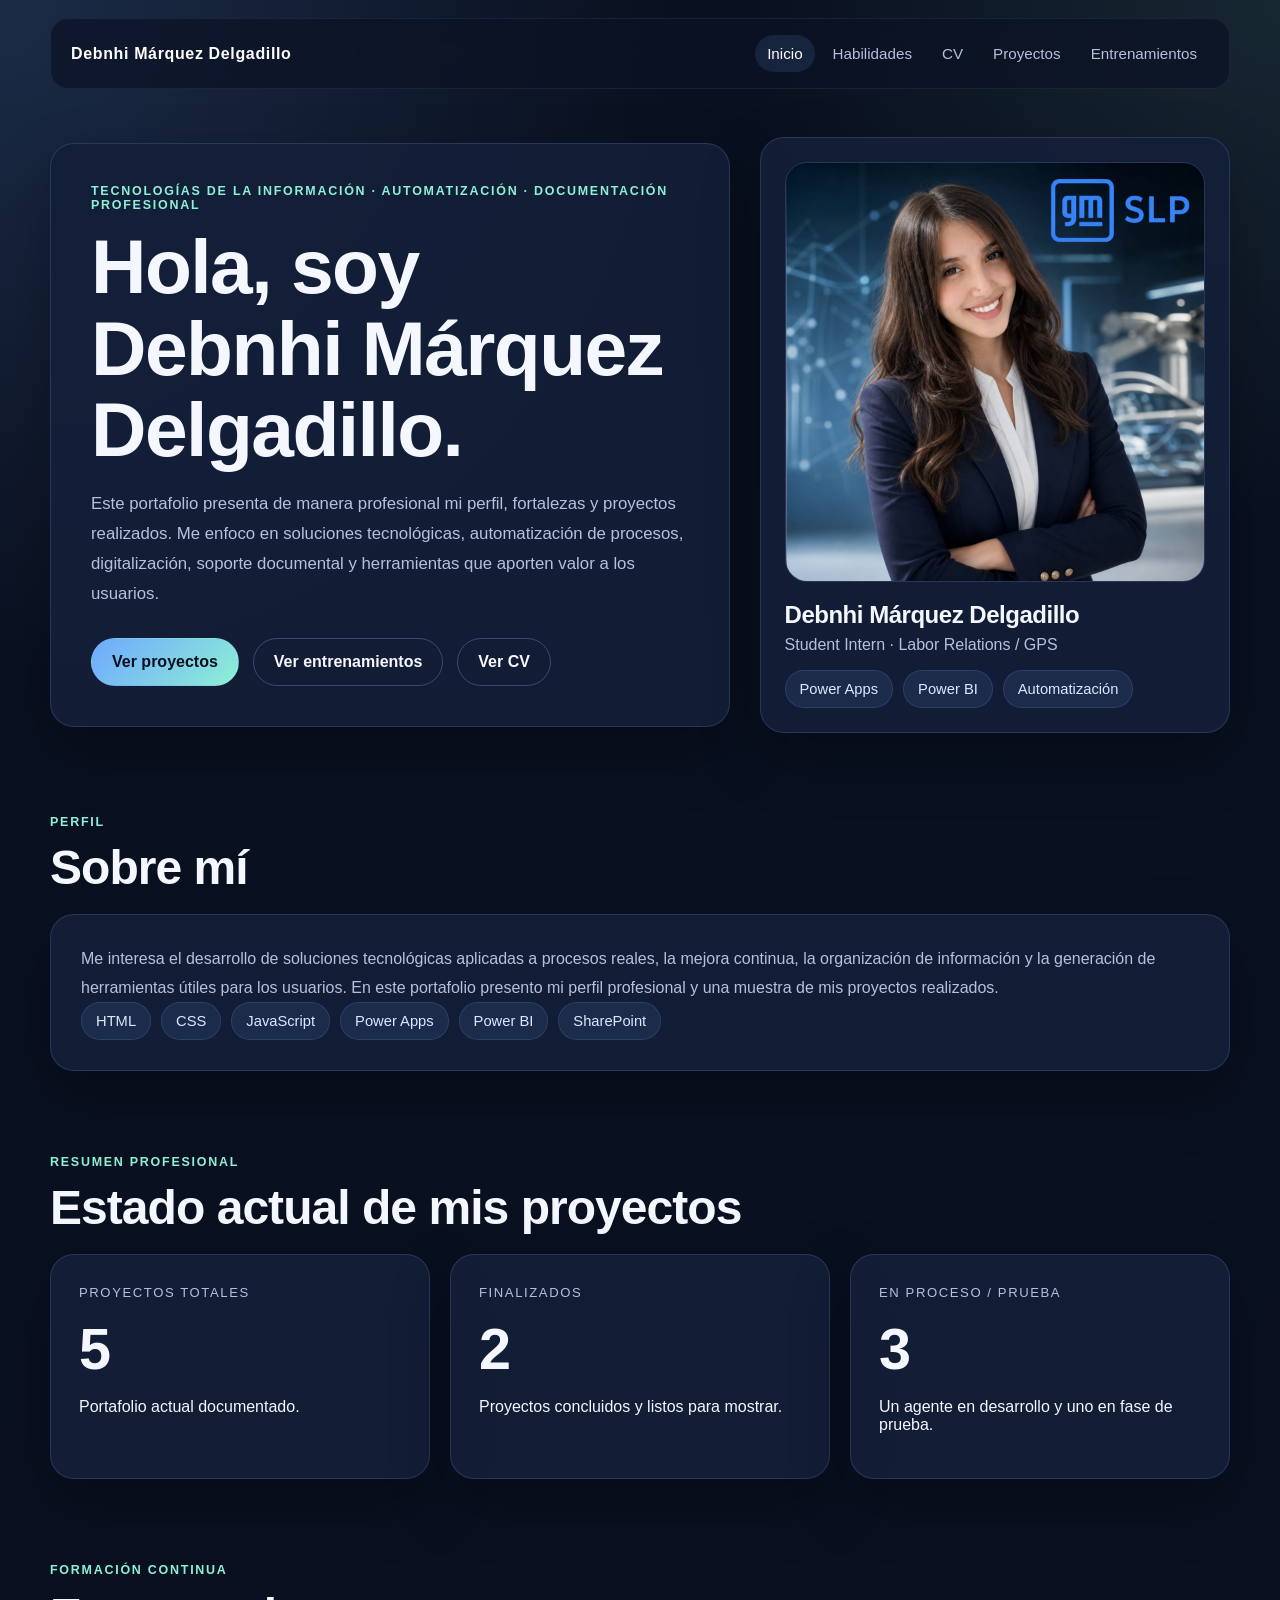
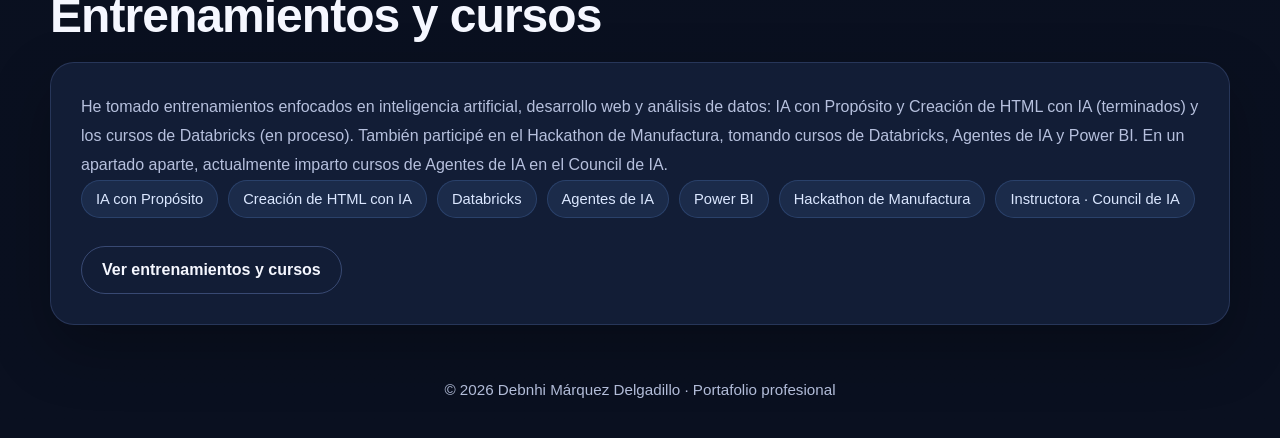
<file: index.html>
<!DOCTYPE html>
<html lang="es">
<head>
  <meta charset="UTF-8" />
  <meta name="viewport" content="width=device-width, initial-scale=1.0" />
  <title>Inicio | Debnhi Márquez Delgadillo</title>
  <link rel="stylesheet" href="./assets/styles.css" />
</head>
<body>
  <header class="hero">
    <nav class="nav container" id="navbar">
      <a href="index.html" class="brand">Debnhi Márquez Delgadillo</a>
      <div class="nav-links">
        <a href="index.html" class="active">Inicio</a>
        <a href="habilidades.html">Habilidades</a>
        <a href="cv.html">CV</a>
        <a href="proyectos.html">Proyectos</a>
        <a href="entrenamientos.html">Entrenamientos</a>
      </div>
    </nav>

    <section class="hero-content container hero-profile">
      <div class="hero-copy-block reveal">
        <p class="eyebrow">Tecnologías de la información · Automatización · Documentación profesional</p>
        <h1>Hola, soy Debnhi Márquez Delgadillo.</h1>
        <p class="hero-text">
          Este portafolio presenta de manera profesional mi perfil, fortalezas y proyectos realizados.
          Me enfoco en soluciones tecnológicas, automatización de procesos, digitalización,
          soporte documental y herramientas que aporten valor a los usuarios.
        </p>

        <div class="hero-actions">
          <a class="btn btn-primary" href="proyectos.html">Ver proyectos</a>
          <a class="btn btn-secondary" href="entrenamientos.html">Ver entrenamientos</a>
          <a class="btn btn-secondary" href="cv.html">Ver CV</a>
        </div>
      </div>

      <div class="profile-card reveal">
        <div class="profile-image-wrap">
          <img src="./imagenes/perfil.png" alt="Foto profesional" class="profile-photo" />
        </div>
        <div class="profile-meta">
          <h2>Debnhi Márquez Delgadillo</h2>
          <p>Student Intern · Labor Relations / GPS</p>
          <div class="profile-badges">
            <span>Power Apps</span>
            <span>Power BI</span>
            <span>Automatización</span>
          </div>
        </div>
      </div>
    </section>
  </header>

  <main>
    <section class="section container reveal">
      <div class="section-heading">
        <p class="eyebrow">Perfil</p>
        <h2>Sobre mí</h2>
      </div>
      <div class="about-card">
        <p>
          Me interesa el desarrollo de soluciones tecnológicas aplicadas a procesos reales, la mejora continua,
          la organización de información y la generación de herramientas útiles para los usuarios.
          En este portafolio presento mi perfil profesional y una muestra de mis proyectos realizados.
        </p>
        <div class="tags">
          <span>HTML</span>
          <span>CSS</span>
          <span>JavaScript</span>
          <span>Power Apps</span>
          <span>Power BI</span>
          <span>SharePoint</span>
        </div>
      </div>
    </section>

    <section class="section container reveal">
      <div class="section-heading">
        <p class="eyebrow">Resumen profesional</p>
        <h2>Estado actual de mis proyectos</h2>
      </div>
      <div class="stats-grid">
        <article class="stat-card">
          <span class="stat-label">Proyectos totales</span>
          <strong class="stat-value">5</strong>
          <p>Portafolio actual documentado.</p>
        </article>
        <article class="stat-card">
          <span class="stat-label">Finalizados</span>
          <strong class="stat-value">2</strong>
          <p>Proyectos concluidos y listos para mostrar.</p>
        </article>
        <article class="stat-card">
          <span class="stat-label">En proceso / prueba</span>
          <strong class="stat-value">3</strong>
          <p>Un agente en desarrollo y uno en fase de prueba.</p>
        </article>
      </div>
    </section>
    <section class="section container reveal">
      <div class="section-heading">
        <p class="eyebrow">Formación continua</p>
        <h2>Entrenamientos y cursos</h2>
      </div>
      <div class="about-card">
        <p>
          He tomado entrenamientos enfocados en inteligencia artificial, desarrollo web y análisis de datos:
          IA con Propósito y Creación de HTML con IA (terminados) y los cursos de Databricks (en proceso).
          También participé en el Hackathon de Manufactura, tomando cursos de Databricks, Agentes de IA y Power BI.
          En un apartado aparte, actualmente imparto cursos de Agentes de IA en el Council de IA.
        </p>
        <div class="tags">
          <span>IA con Propósito</span>
          <span>Creación de HTML con IA</span>
          <span>Databricks</span>
          <span>Agentes de IA</span>
          <span>Power BI</span>
          <span>Hackathon de Manufactura</span>
          <span>Instructora · Council de IA</span>
        </div>
        <div class="hero-actions">
          <a class="btn btn-secondary" href="entrenamientos.html">Ver entrenamientos y cursos</a>
        </div>
      </div>
    </section>

  </main>

  <footer class="footer container">
    <p>© 2026 Debnhi Márquez Delgadillo · Portafolio profesional</p>
  </footer>

  <script src="./assets/script.js"></script>
</body>
</html>
</file>
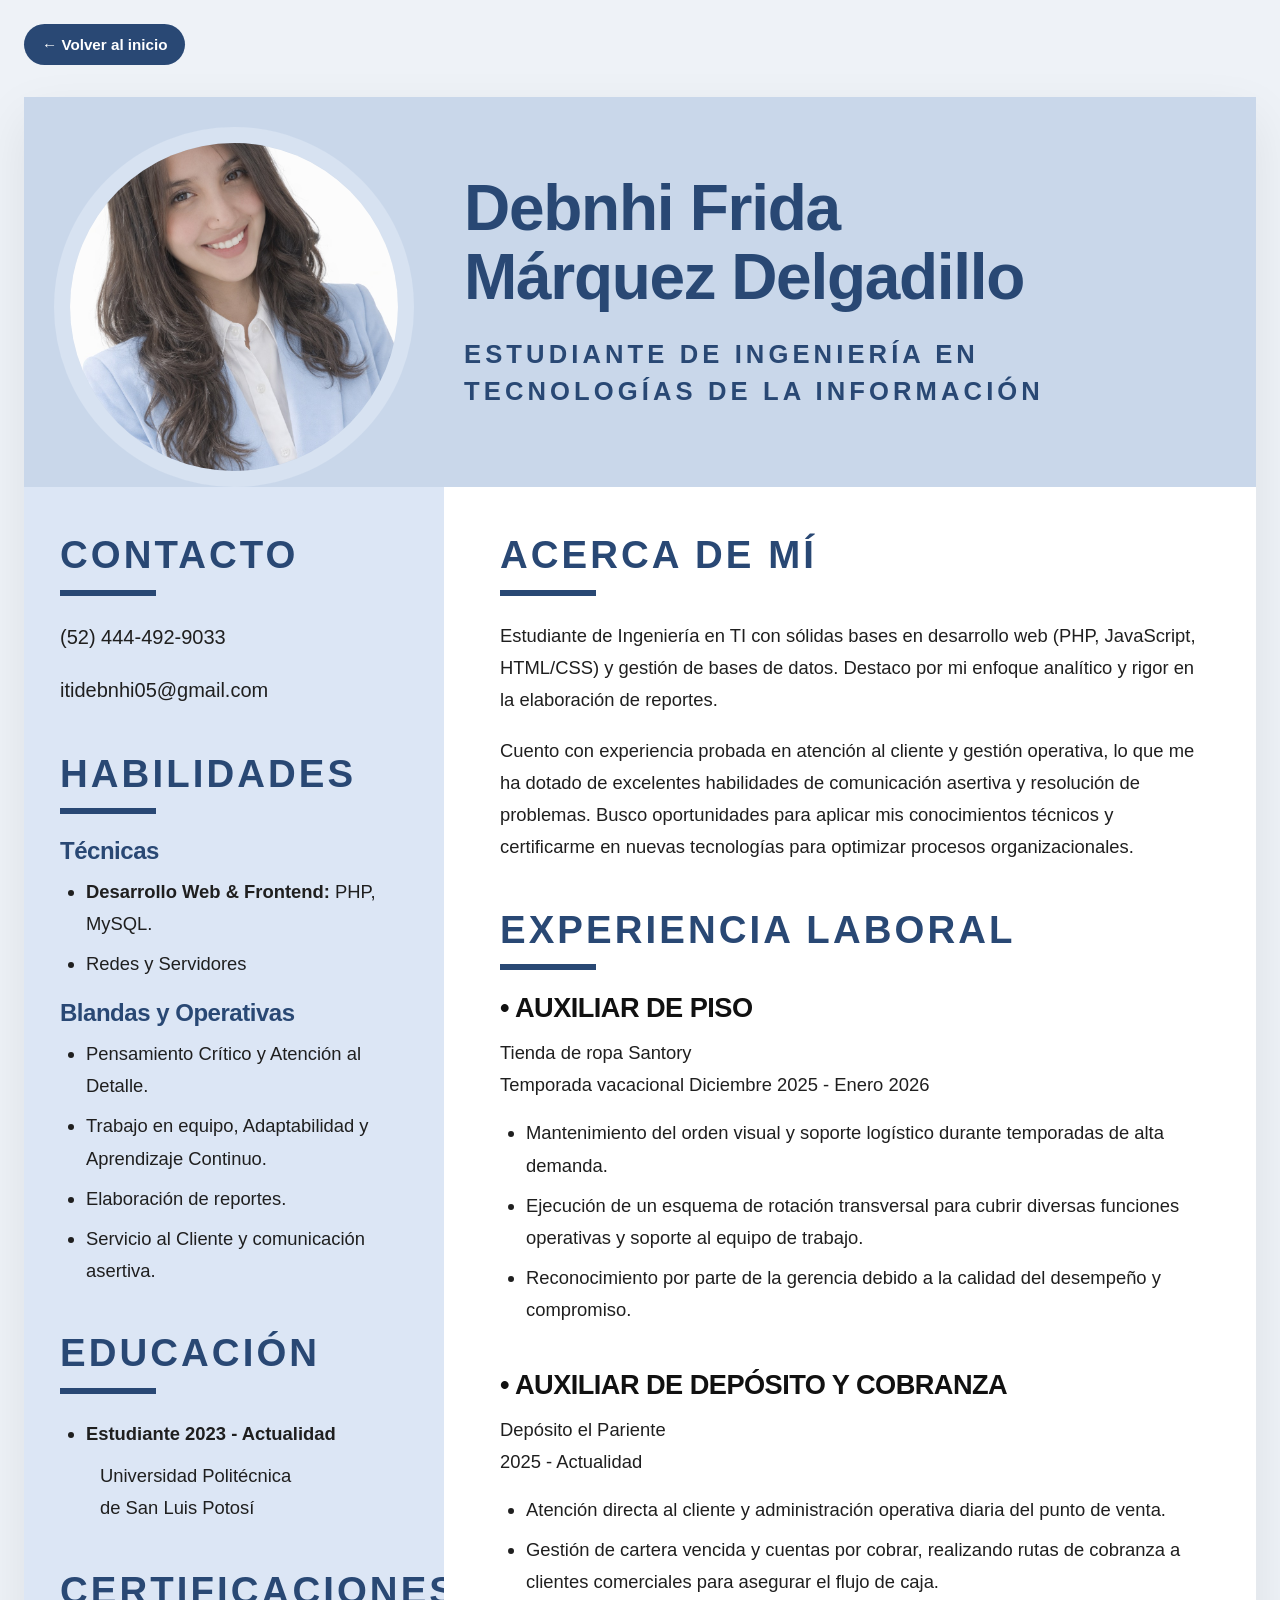
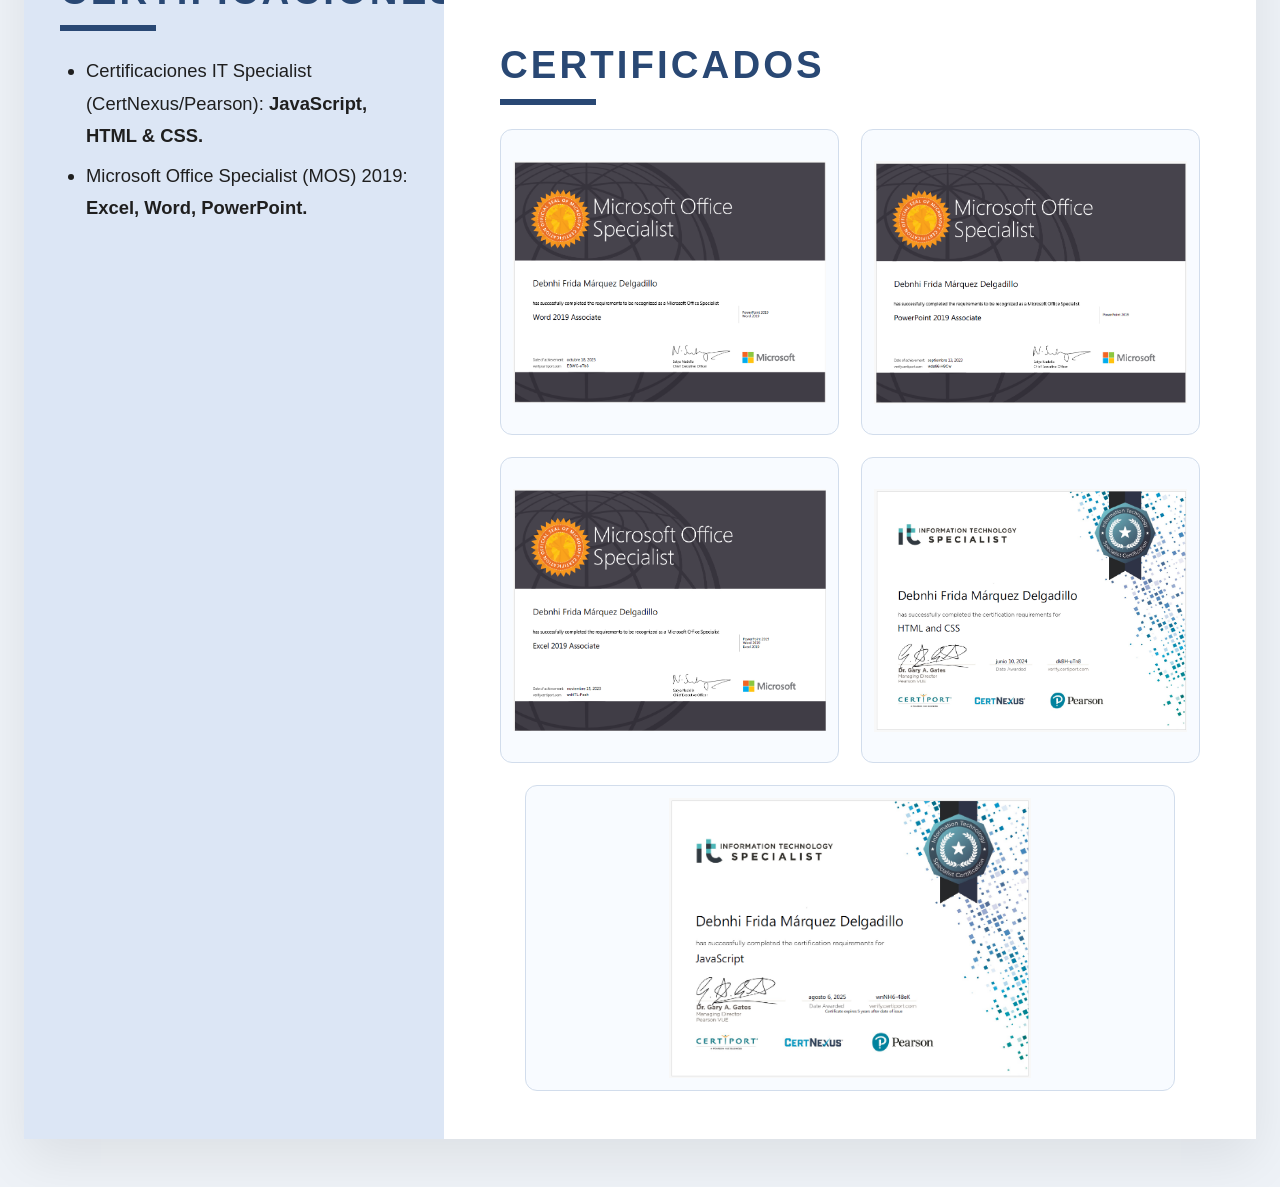
<file: cv.html>
<!DOCTYPE html>
<html lang="es">
<head>
  <meta charset="UTF-8">
  <meta name="viewport" content="width=device-width, initial-scale=1.0">

  <title>CV | Debnhi Frida Márquez Delgadillo</title>

  <!-- Cambia la ruta si tu CSS tiene otro nombre -->
  <link rel="stylesheet" href="./assets/styles.css">
</head>

<body class="cv-page-body">

  <a href="./index.html" class="back-to-index">
    ← Volver al inicio
  </a>

  <main class="cv-page">

    <section class="cv-layout">

      <!-- =========================
           ENCABEZADO
      ========================== -->
      <header class="cv-top-header">

        <div class="cv-photo-area">
          <div class="cv-photo-circle">

            <img
              src="./imagenes/cv.jpg"
              alt="Foto de Debnhi Márquez Delgadillo"
              class="cv-photo-real"
            >

          </div>
        </div>

        <div class="cv-header-text">

          <h1>
            Debnhi Frida<br>
            Márquez Delgadillo
          </h1>

          <p class="cv-career">
            ESTUDIANTE DE INGENIERÍA EN<br>
            TECNOLOGÍAS DE LA INFORMACIÓN
          </p>

        </div>

      </header>


      <!-- =========================
           SIDEBAR
      ========================== -->
      <aside class="cv-sidebar">


        <!-- CONTACTO -->
        <section class="cv-block">

          <h2>CONTACTO</h2>

          <div class="cv-line"></div>

          <ul class="cv-contact-list">
            <li>(52) 444-492-9033</li>
            <li>itidebnhi05@gmail.com</li>
          </ul>

        </section>


        <!-- HABILIDADES -->
        <section class="cv-block">

          <h2>HABILIDADES</h2>

          <div class="cv-line"></div>

          <h3>Técnicas</h3>

          <ul class="cv-bullet-list">

            <li>
              <strong>Desarrollo Web & Frontend:</strong>
              PHP, MySQL.
            </li>

            <li>
              Redes y Servidores
            </li>

          </ul>


          <h3>Blandas y Operativas</h3>

          <ul class="cv-bullet-list">

            <li>
              Pensamiento Crítico y Atención al Detalle.
            </li>

            <li>
              Trabajo en equipo, Adaptabilidad y Aprendizaje Continuo.
            </li>

            <li>
              Elaboración de reportes.
            </li>

            <li>
              Servicio al Cliente y comunicación asertiva.
            </li>

          </ul>

        </section>


        <!-- EDUCACIÓN -->
        <section class="cv-block">

          <h2>EDUCACIÓN</h2>

          <div class="cv-line"></div>

          <ul class="cv-bullet-list">

            <li>
              <strong>Estudiante 2023 - Actualidad</strong>
            </li>

          </ul>

          <p class="cv-indent">
            Universidad Politécnica<br>
            de San Luis Potosí
          </p>

        </section>


        <!-- CERTIFICACIONES -->
        <section class="cv-block">

          <h2>CERTIFICACIONES</h2>

          <div class="cv-line"></div>

          <ul class="cv-bullet-list">

            <li>
              Certificaciones IT Specialist (CertNexus/Pearson):
              <strong>JavaScript, HTML & CSS.</strong>
            </li>

            <li>
              Microsoft Office Specialist (MOS) 2019:
              <strong>Excel, Word, PowerPoint.</strong>
            </li>

          </ul>

        </section>

      </aside>


      <!-- =========================
           CONTENIDO PRINCIPAL
      ========================== -->
      <section class="cv-main-content">


        <!-- ACERCA DE MÍ -->
        <section class="cv-block cv-main-block">

          <h2>ACERCA DE MÍ</h2>

          <div class="cv-line"></div>

          <p>
            Estudiante de Ingeniería en TI con sólidas bases en desarrollo web
            (PHP, JavaScript, HTML/CSS) y gestión de bases de datos.
            Destaco por mi enfoque analítico y rigor en la elaboración de reportes.
          </p>

          <p>
            Cuento con experiencia probada en atención al cliente y gestión
            operativa, lo que me ha dotado de excelentes habilidades de
            comunicación asertiva y resolución de problemas. Busco oportunidades
            para aplicar mis conocimientos técnicos y certificarme en nuevas
            tecnologías para optimizar procesos organizacionales.
          </p>

        </section>


        <!-- EXPERIENCIA LABORAL -->
        <section class="cv-block cv-main-block">

          <h2>EXPERIENCIA LABORAL</h2>

          <div class="cv-line"></div>


          <!-- TRABAJO 1 -->
          <div class="cv-job">

            <h3>• AUXILIAR DE PISO</h3>

            <p class="cv-job-company">
              Tienda de ropa Santory
            </p>

            <p class="cv-job-date">
              Temporada vacacional Diciembre 2025 - Enero 2026
            </p>

            <ul class="cv-bullet-list cv-job-list">

              <li>
                Mantenimiento del orden visual y soporte logístico durante
                temporadas de alta demanda.
              </li>

              <li>
                Ejecución de un esquema de rotación transversal para cubrir
                diversas funciones operativas y soporte al equipo de trabajo.
              </li>

              <li>
                Reconocimiento por parte de la gerencia debido a la calidad
                del desempeño y compromiso.
              </li>

            </ul>

          </div>


          <!-- TRABAJO 2 -->
          <div class="cv-job">

            <h3>• AUXILIAR DE DEPÓSITO Y COBRANZA</h3>

            <p class="cv-job-company">
              Depósito el Pariente
            </p>

            <p class="cv-job-date">
              2025 - Actualidad
            </p>

            <ul class="cv-bullet-list cv-job-list">

              <li>
                Atención directa al cliente y administración operativa diaria
                del punto de venta.
              </li>

              <li>
                Gestión de cartera vencida y cuentas por cobrar, realizando
                rutas de cobranza a clientes comerciales para asegurar
                el flujo de caja.
              </li>

            </ul>

          </div>

        </section>


        <!-- =========================
             CERTIFICADOS
        ========================== -->
        <section class="cv-block cv-main-block">

          <h2>CERTIFICADOS</h2>

          <div class="cv-line"></div>


          <div class="cv-cert-gallery">


            <!-- CERTIFICADO 1 -->
            <div class="cv-cert-item">

              <img
                src="./imagenes/word.png"
                alt="Certificado Word"
                class="cv-cert-image"
              >

            </div>


            <!-- CERTIFICADO 2 -->
            <div class="cv-cert-item">

              <img
                src="./imagenes/power.png"
                alt="Certificado Power Point"
                class="cv-cert-image"
              >

            </div>


            <!-- CERTIFICADO 3 -->
            <div class="cv-cert-item">

              <img
                src="./imagenes/excel.png"
                alt="Certificado Excel"
                class="cv-cert-image"
              >

            </div>


            <!-- CERTIFICADO 4 -->
            <div class="cv-cert-item">

              <img
                src="./imagenes/htmlcss.png"
                alt="Certificado HTML & CSS"
                class="cv-cert-image"
              >

            </div>


            <!-- CERTIFICADO 5 -->
            <div class="cv-cert-item">

              <img
                src="./imagenes/javascript.png"
                alt="Certificado JavaScript"
                class="cv-cert-image"
              >

            </div>


          </div>

        </section>

      </section>

    </section>

  </main>

</body>
</html>
</file>
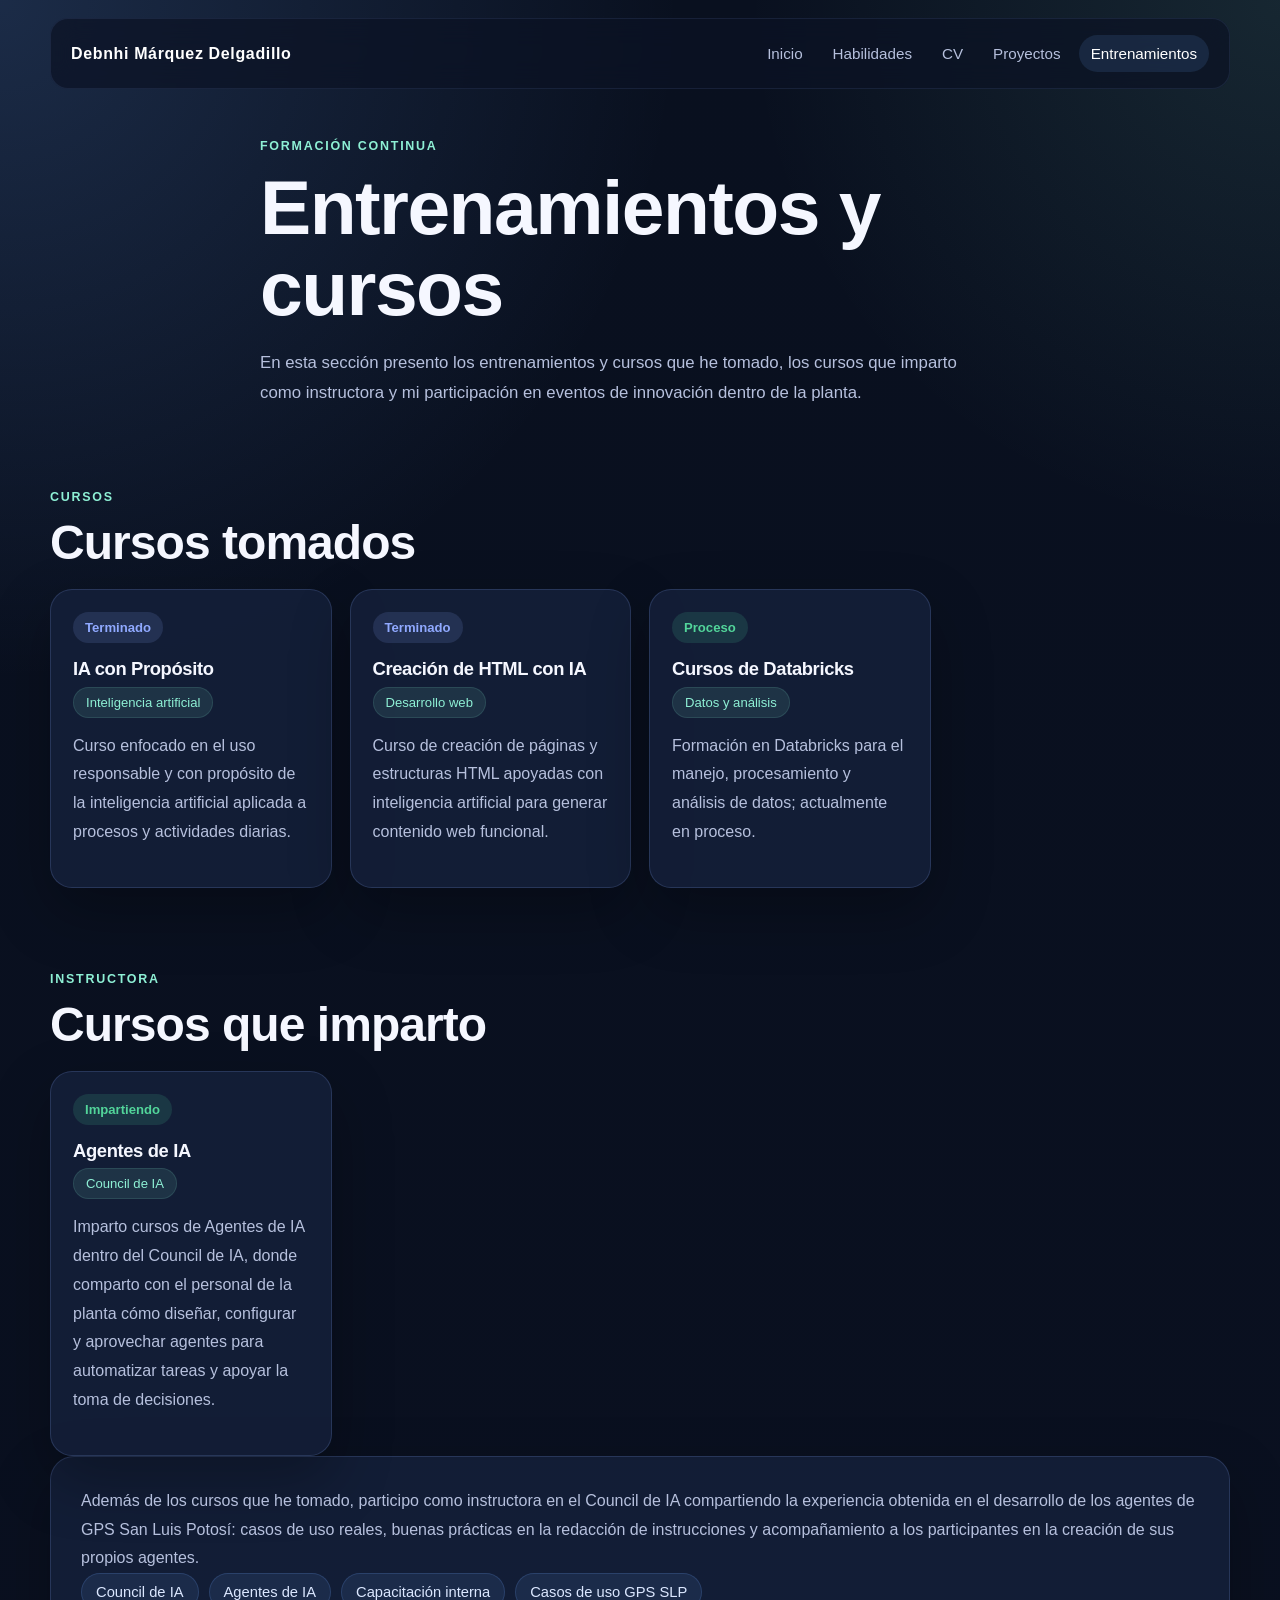
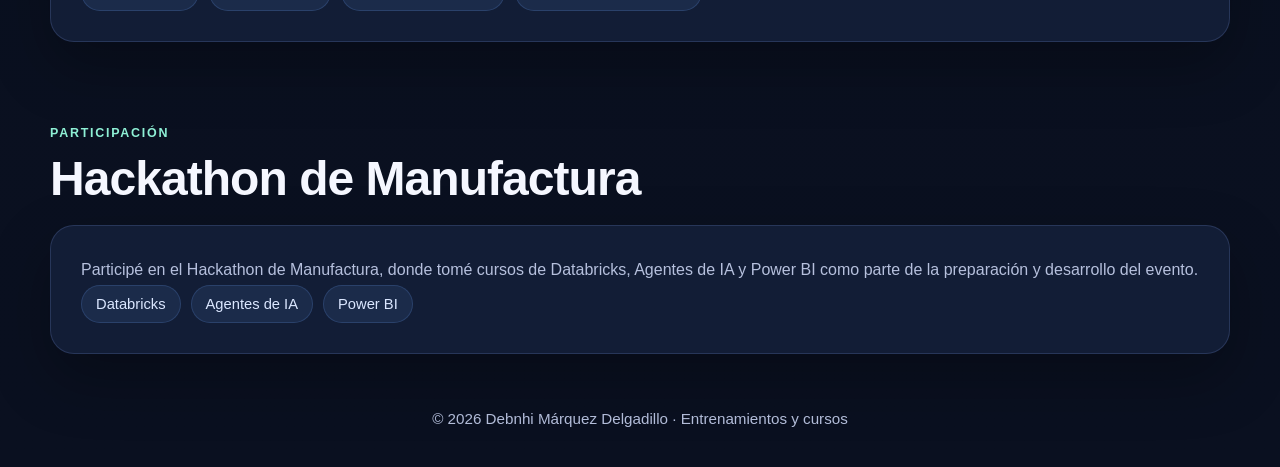
<file: entrenamientos.html>
<!DOCTYPE html>
<html lang="es">
<head>
  <meta charset="UTF-8" />
  <meta name="viewport" content="width=device-width, initial-scale=1.0" />
  <title>Entrenamientos y Cursos | Debnhi Márquez Delgadillo</title>
  <link rel="stylesheet" href="./assets/styles.css" />
</head>
<body>
  <header class="sub-hero">
    <nav class="nav container" id="navbar">
      <a href="index.html" class="brand">Debnhi Márquez Delgadillo</a>
      <div class="nav-links">
        <a href="index.html">Inicio</a>
        <a href="habilidades.html">Habilidades</a>
        <a href="cv.html">CV</a>
        <a href="proyectos.html">Proyectos</a>
        <a href="entrenamientos.html" class="active">Entrenamientos</a>
      </div>
    </nav>

    <div class="container page-intro reveal">
      <p class="eyebrow">Formación continua</p>
      <h1>Entrenamientos y cursos</h1>
      <p class="hero-text">
        En esta sección presento los entrenamientos y cursos que he tomado, los cursos que imparto como
        instructora y mi participación en eventos de innovación dentro de la planta.
      </p>
    </div>
  </header>

  <main>
    <section class="section container reveal">
      <div class="section-heading">
        <p class="eyebrow">Cursos</p>
        <h2>Cursos tomados</h2>
      </div>

      <div class="skills-grid">
        <article class="skill-card">
          <span class="status done">Terminado</span>
          <div class="skill-head">
            <h3>IA con Propósito</h3>
            <span>Inteligencia artificial</span>
          </div>
          <p>Curso enfocado en el uso responsable y con propósito de la inteligencia artificial aplicada a procesos y actividades diarias.</p>
        </article>

        <article class="skill-card">
          <span class="status done">Terminado</span>
          <div class="skill-head">
            <h3>Creación de HTML con IA</h3>
            <span>Desarrollo web</span>
          </div>
          <p>Curso de creación de páginas y estructuras HTML apoyadas con inteligencia artificial para generar contenido web funcional.</p>
        </article>

        <article class="skill-card">
          <span class="status active">Proceso</span>
          <div class="skill-head">
            <h3>Cursos de Databricks</h3>
            <span>Datos y análisis</span>
          </div>
          <p>Formación en Databricks para el manejo, procesamiento y análisis de datos; actualmente en proceso.</p>
        </article>
      </div>
    </section>

    <section class="section container reveal">
      <div class="section-heading">
        <p class="eyebrow">Instructora</p>
        <h2>Cursos que imparto</h2>
      </div>

      <div class="skills-grid">
        <article class="skill-card">
          <span class="status active">Impartiendo</span>
          <div class="skill-head">
            <h3>Agentes de IA</h3>
            <span>Council de IA</span>
          </div>
          <p>
            Imparto cursos de Agentes de IA dentro del Council de IA, donde comparto con el personal de la planta
            cómo diseñar, configurar y aprovechar agentes para automatizar tareas y apoyar la toma de decisiones.
          </p>
        </article>
      </div>

      <div class="about-card">
        <p>
          Además de los cursos que he tomado, participo como instructora en el Council de IA compartiendo la
          experiencia obtenida en el desarrollo de los agentes de GPS San Luis Potosí: casos de uso reales,
          buenas prácticas en la redacción de instrucciones y acompañamiento a los participantes en la
          creación de sus propios agentes.
        </p>
        <div class="tags">
          <span>Council de IA</span>
          <span>Agentes de IA</span>
          <span>Capacitación interna</span>
          <span>Casos de uso GPS SLP</span>
        </div>
      </div>
    </section>

    <section class="section container reveal">
      <div class="section-heading">
        <p class="eyebrow">Participación</p>
        <h2>Hackathon de Manufactura</h2>
      </div>

      <div class="about-card">
        <p>
          Participé en el Hackathon de Manufactura, donde tomé cursos de Databricks, Agentes de IA y Power BI
          como parte de la preparación y desarrollo del evento.
        </p>
        <div class="tags">
          <span>Databricks</span>
          <span>Agentes de IA</span>
          <span>Power BI</span>
        </div>
      </div>
    </section>
  </main>

  <footer class="footer container">
    <p>© 2026 Debnhi Márquez Delgadillo · Entrenamientos y cursos</p>
  </footer>

  <script src="./assets/script.js"></script>
</body>
</html>
</file>
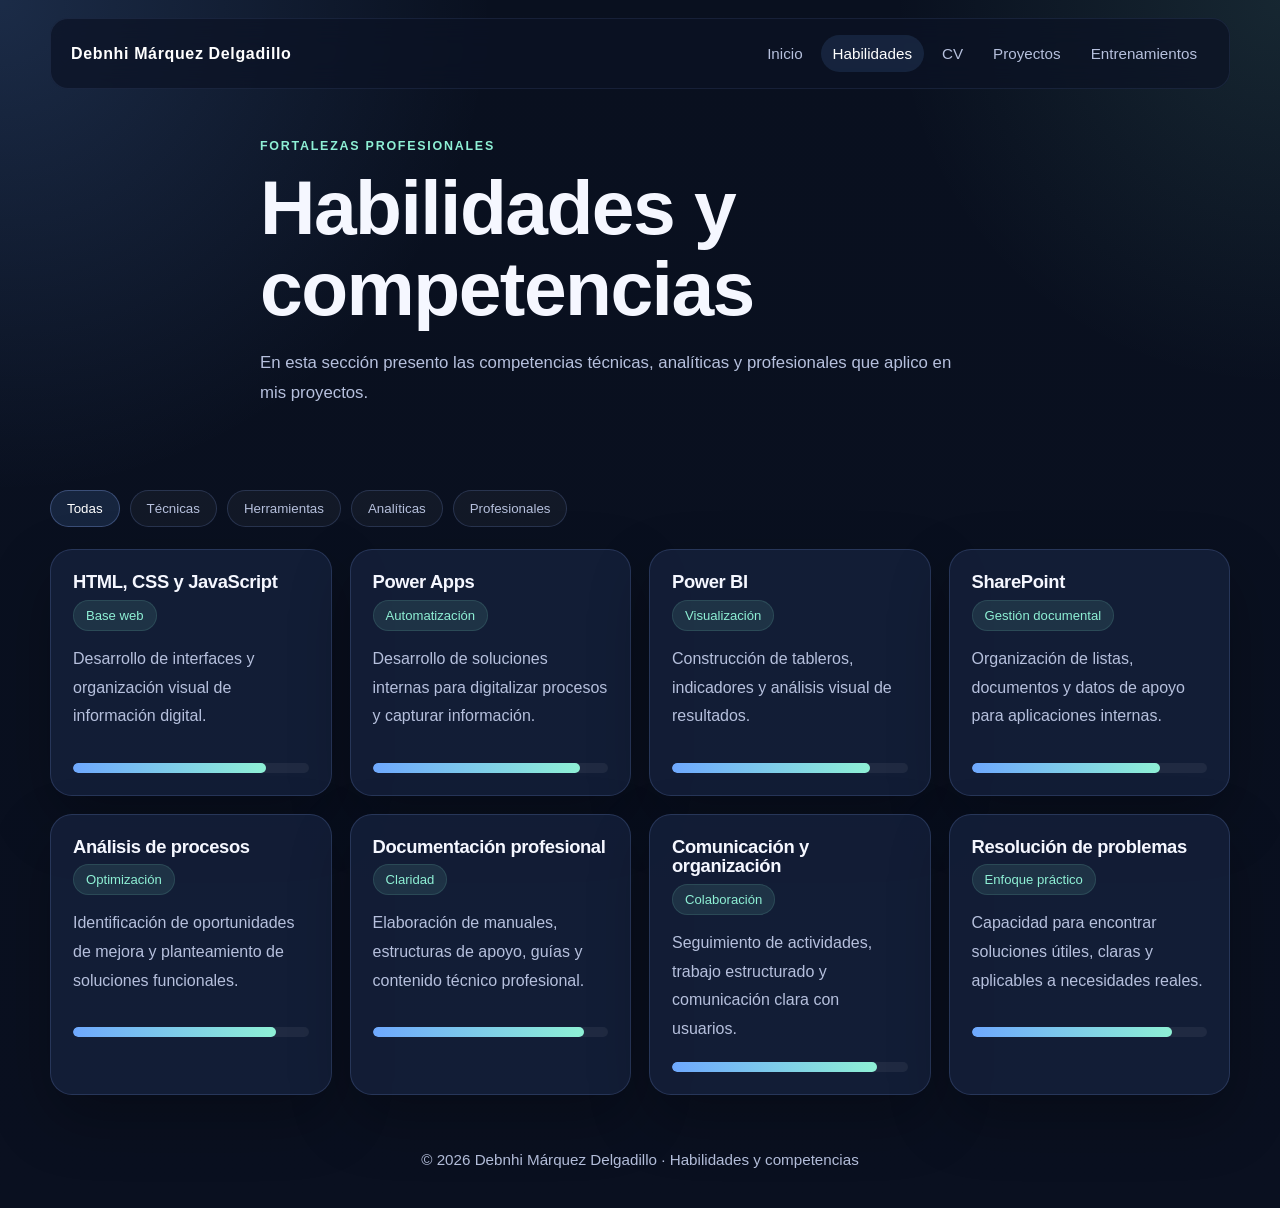
<file: habilidades.html>
<!DOCTYPE html>
<html lang="es">
<head>
  <meta charset="UTF-8" />
  <meta name="viewport" content="width=device-width, initial-scale=1.0" />
  <title>Habilidades | Debnhi Márquez Delgadillo</title>
  <link rel="stylesheet" href="./assets/styles.css" />
</head>
<body>
  <header class="sub-hero">
    <nav class="nav container" id="navbar">
      <a href="index.html" class="brand">Debnhi Márquez Delgadillo</a>
      <div class="nav-links">
        <a href="index.html">Inicio</a>
        <a href="habilidades.html" class="active">Habilidades</a>
        <a href="cv.html">CV</a>
        <a href="proyectos.html">Proyectos</a>
        <a href="entrenamientos.html">Entrenamientos</a>
      </div>
    </nav>

    <div class="container page-intro reveal">
      <p class="eyebrow">Fortalezas profesionales</p>
      <h1>Habilidades y competencias</h1>
      <p class="hero-text">
        En esta sección presento las competencias técnicas, analíticas y profesionales que aplico en mis proyectos.
      </p>
    </div>
  </header>

  <main>
    <section class="section container reveal">
      <div class="skills-filter">
        <button class="skill-filter-btn active" data-filter="all">Todas</button>
        <button class="skill-filter-btn" data-filter="tecnicas">Técnicas</button>
        <button class="skill-filter-btn" data-filter="herramientas">Herramientas</button>
        <button class="skill-filter-btn" data-filter="analiticas">Analíticas</button>
        <button class="skill-filter-btn" data-filter="profesionales">Profesionales</button>
      </div>

      <div class="skills-grid">
        <article class="skill-card" data-category="tecnicas">
          <div class="skill-head">
            <h3>HTML, CSS y JavaScript</h3>
            <span>Base web</span>
          </div>
          <p>Desarrollo de interfaces y organización visual de información digital.</p>
          <div class="skill-bar"><span style="width: 82%;"></span></div>
        </article>

        <article class="skill-card" data-category="herramientas">
          <div class="skill-head">
            <h3>Power Apps</h3>
            <span>Automatización</span>
          </div>
          <p>Desarrollo de soluciones internas para digitalizar procesos y capturar información.</p>
          <div class="skill-bar"><span style="width: 88%;"></span></div>
        </article>

        <article class="skill-card" data-category="herramientas">
          <div class="skill-head">
            <h3>Power BI</h3>
            <span>Visualización</span>
          </div>
          <p>Construcción de tableros, indicadores y análisis visual de resultados.</p>
          <div class="skill-bar"><span style="width: 84%;"></span></div>
        </article>

        <article class="skill-card" data-category="herramientas">
          <div class="skill-head">
            <h3>SharePoint</h3>
            <span>Gestión documental</span>
          </div>
          <p>Organización de listas, documentos y datos de apoyo para aplicaciones internas.</p>
          <div class="skill-bar"><span style="width: 80%;"></span></div>
        </article>

        <article class="skill-card" data-category="analiticas">
          <div class="skill-head">
            <h3>Análisis de procesos</h3>
            <span>Optimización</span>
          </div>
          <p>Identificación de oportunidades de mejora y planteamiento de soluciones funcionales.</p>
          <div class="skill-bar"><span style="width: 86%;"></span></div>
        </article>

        <article class="skill-card" data-category="profesionales">
          <div class="skill-head">
            <h3>Documentación profesional</h3>
            <span>Claridad</span>
          </div>
          <p>Elaboración de manuales, estructuras de apoyo, guías y contenido técnico profesional.</p>
          <div class="skill-bar"><span style="width: 90%;"></span></div>
        </article>

        <article class="skill-card" data-category="profesionales">
          <div class="skill-head">
            <h3>Comunicación y organización</h3>
            <span>Colaboración</span>
          </div>
          <p>Seguimiento de actividades, trabajo estructurado y comunicación clara con usuarios.</p>
          <div class="skill-bar"><span style="width: 87%;"></span></div>
        </article>

        <article class="skill-card" data-category="analiticas">
          <div class="skill-head">
            <h3>Resolución de problemas</h3>
            <span>Enfoque práctico</span>
          </div>
          <p>Capacidad para encontrar soluciones útiles, claras y aplicables a necesidades reales.</p>
          <div class="skill-bar"><span style="width: 85%;"></span></div>
        </article>
      </div>
    </section>
  </main>

  <footer class="footer container">
    <p>© 2026 Debnhi Márquez Delgadillo · Habilidades y competencias</p>
  </footer>

  <script src="./assets/script.js"></script>
</body>
</html>
</file>
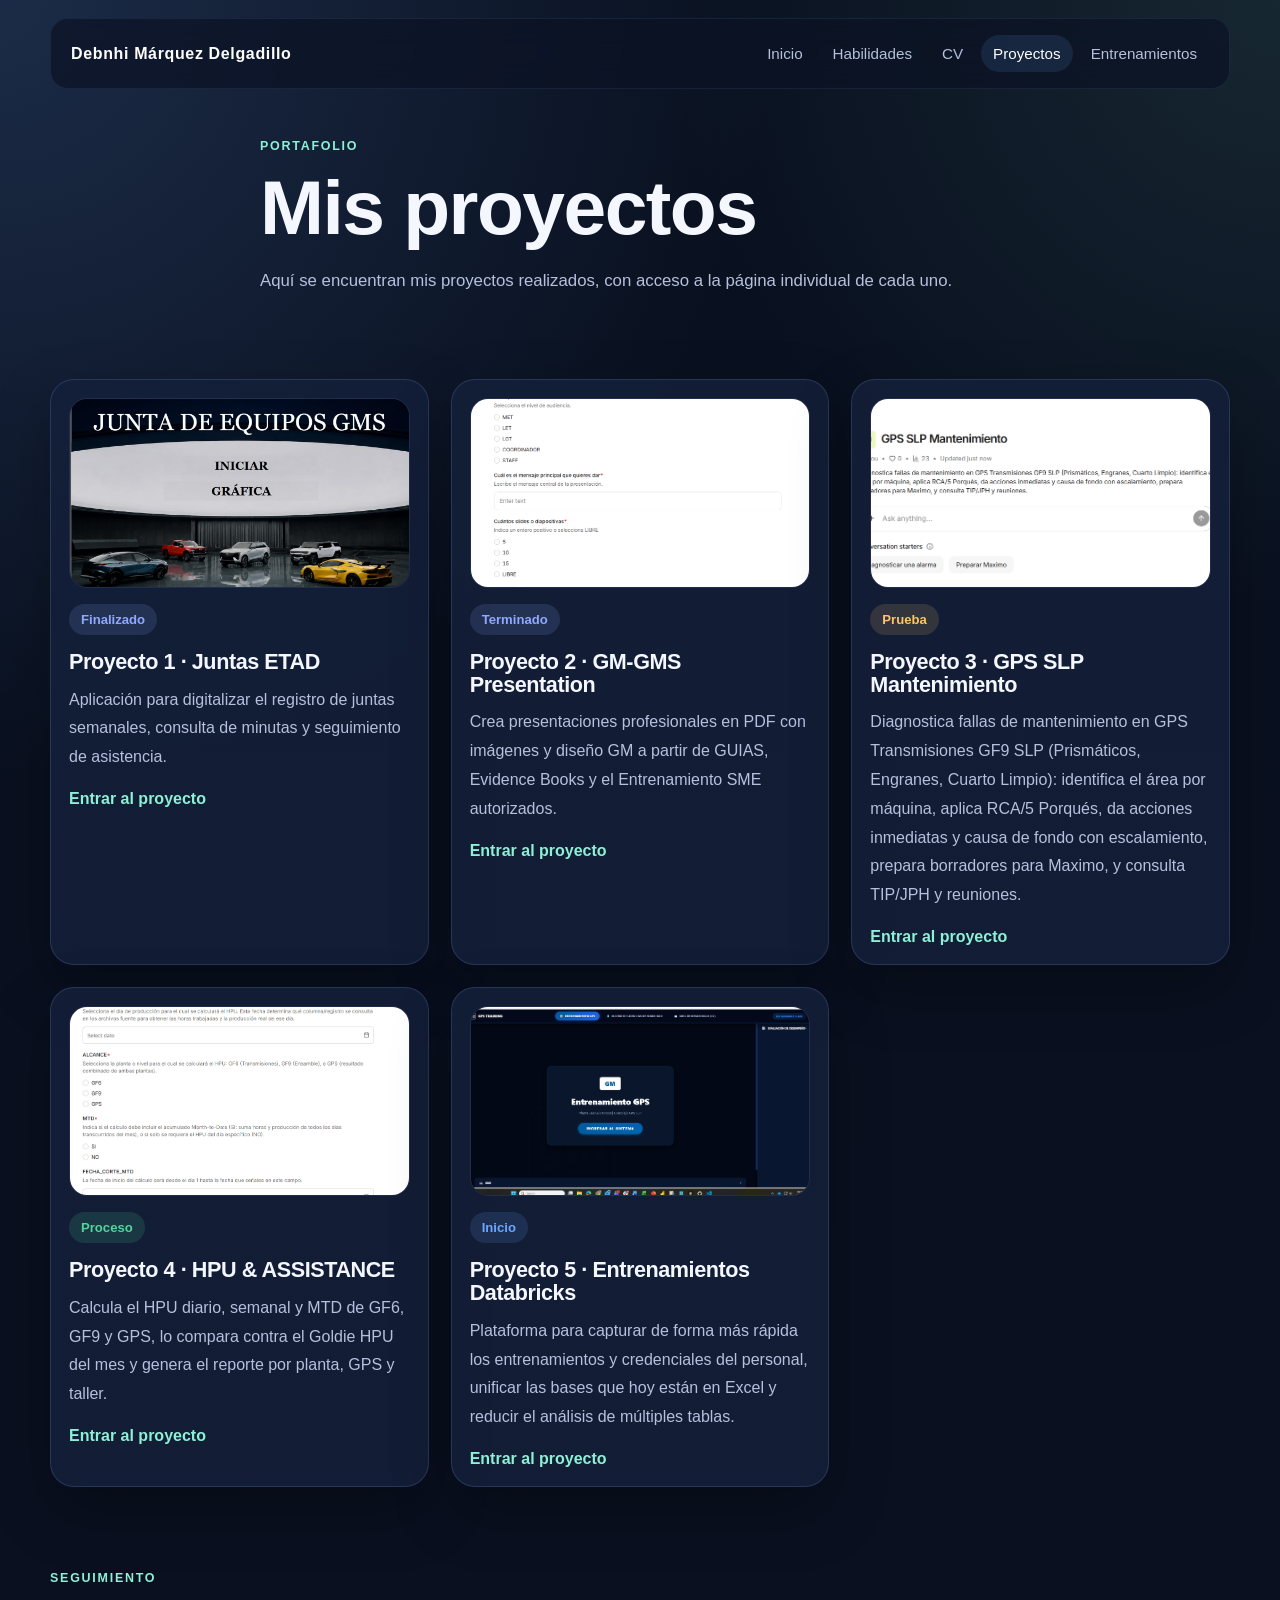
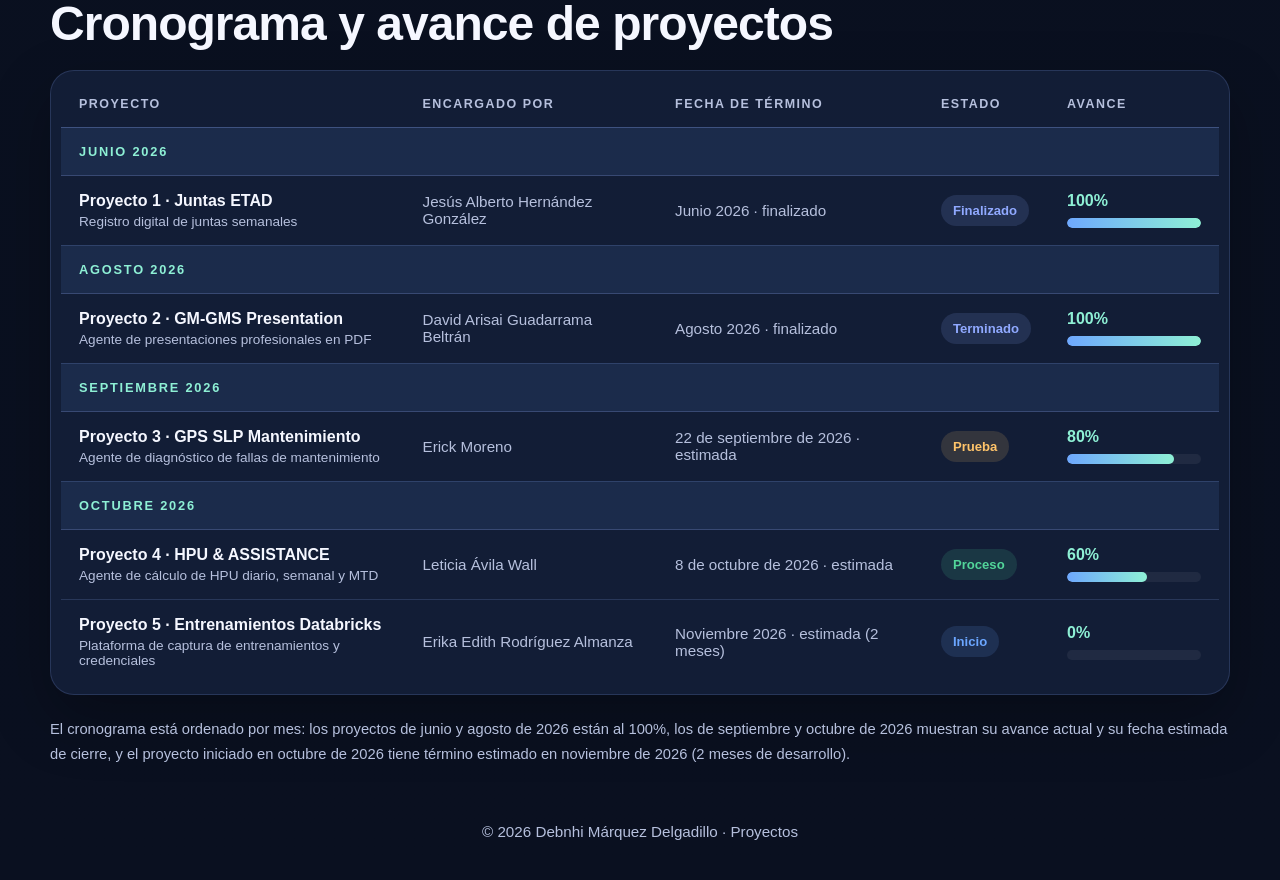
<file: proyectos.html>
<!DOCTYPE html>
<html lang="es">
<head>
  <meta charset="UTF-8" />
  <meta name="viewport" content="width=device-width, initial-scale=1.0" />
  <title>Proyectos | Debnhi Márquez Delgadillo</title>
  <link rel="stylesheet" href="./assets/styles.css" />
</head>
<body>
  <header class="sub-hero">
    <nav class="nav container" id="navbar">
      <a href="index.html" class="brand">Debnhi Márquez Delgadillo</a>
      <div class="nav-links">
        <a href="index.html">Inicio</a>
        <a href="habilidades.html">Habilidades</a>
        <a href="cv.html">CV</a>
        <a href="proyectos.html" class="active">Proyectos</a>
        <a href="entrenamientos.html">Entrenamientos</a>
      </div>
    </nav>

    <div class="container page-intro reveal">
      <p class="eyebrow">Portafolio</p>
      <h1>Mis proyectos</h1>
      <p class="hero-text">
        Aquí se encuentran mis proyectos realizados, con acceso a la página individual de cada uno.
      </p>
    </div>
  </header>

  <main>
    <section class="section container reveal">
      <div class="projects-tabs">
        <a class="project-tab-card" href="./proyectos/proyecto1_juntas_etad.html">
          <img src="./imagenes/proyecto1.png" alt="Vista previa del Proyecto 1" class="project-preview" />
          <span class="status done">Finalizado</span>
          <h3>Proyecto 1 · Juntas ETAD</h3>
          <p>Aplicación para digitalizar el registro de juntas semanales, consulta de minutas y seguimiento de asistencia.</p>
          <span class="tab-link">Entrar al proyecto</span>
        </a>

        <a class="project-tab-card" href="./proyectos/proyecto2.html">
          <img src="./imagenes/proyecto2.png" alt="Vista previa del agente GM-GMS Presentation" class="project-preview" />
          <span class="status done">Terminado</span>
          <h3>Proyecto 2 · GM-GMS Presentation</h3>
          <p>Crea presentaciones profesionales en PDF con imágenes y diseño GM a partir de GUIAS, Evidence Books y el Entrenamiento SME autorizados.</p>
          <span class="tab-link">Entrar al proyecto</span>
        </a>

        <a class="project-tab-card" href="./proyectos/proyecto3.html">
          <img src="./imagenes/proyecto3.png" alt="Vista previa del agente GPS SLP Mantenimiento" class="project-preview" />
          <span class="status test">Prueba</span>
          <h3>Proyecto 3 · GPS SLP Mantenimiento</h3>
          <p>Diagnostica fallas de mantenimiento en GPS Transmisiones GF9 SLP (Prismáticos, Engranes, Cuarto Limpio): identifica el área por máquina, aplica RCA/5 Porqués, da acciones inmediatas y causa de fondo con escalamiento, prepara borradores para Maximo, y consulta TIP/JPH y reuniones.</p>
          <span class="tab-link">Entrar al proyecto</span>
        </a>

        <a class="project-tab-card" href="./proyectos/proyecto4_hpu_day.html">
          <img src="./imagenes/proyecto4_hpu.png" alt="Vista previa del agente HPU &amp; ASSISTANCE" class="project-preview" />
          <span class="status active">Proceso</span>
          <h3>Proyecto 4 · HPU &amp; ASSISTANCE</h3>
          <p>Calcula el HPU diario, semanal y MTD de GF6, GF9 y GPS, lo compara contra el Goldie HPU del mes y genera el reporte por planta, GPS y taller.</p>
          <span class="tab-link">Entrar al proyecto</span>
        </a>

        <a class="project-tab-card" href="./proyectos/proyecto5_entrenamientos_databricks.html">
          <img src="./imagenes/proyecto5_entrenamientos.png" alt="Vista previa de la plataforma Entrenamientos Databricks" class="project-preview" />
          <span class="status start">Inicio</span>
          <h3>Proyecto 5 · Entrenamientos Databricks</h3>
          <p>Plataforma para capturar de forma más rápida los entrenamientos y credenciales del personal, unificar las bases que hoy están en Excel y reducir el análisis de múltiples tablas.</p>
          <span class="tab-link">Entrar al proyecto</span>
        </a>
      </div>
    </section>

    <section class="section container reveal">
      <div class="section-heading">
        <p class="eyebrow">Seguimiento</p>
        <h2>Cronograma y avance de proyectos</h2>
      </div>

      <div class="schedule-wrap">
        <table class="schedule-table">
          <thead>
            <tr>
              <th>Proyecto</th>
              <th>Encargado por</th>
              <th>Fecha de término</th>
              <th>Estado</th>
              <th>Avance</th>
            </tr>
          </thead>
          <tbody>
            <tr class="schedule-month">
              <td colspan="5">Junio 2026</td>
            </tr>
            <tr>
              <td><span class="schedule-project">Proyecto 1 · Juntas ETAD</span><small>Registro digital de juntas semanales</small></td>
              <td class="schedule-owner">Jesús Alberto Hernández González</td>
              <td class="schedule-date">Junio 2026 · finalizado</td>
              <td><span class="status done">Finalizado</span></td>
              <td class="schedule-progress">
                <strong>100%</strong>
                <div class="skill-bar"><span style="width: 100%;"></span></div>
              </td>
            </tr>
            <tr class="schedule-month">
              <td colspan="5">Agosto 2026</td>
            </tr>
            <tr>
              <td><span class="schedule-project">Proyecto 2 · GM-GMS Presentation</span><small>Agente de presentaciones profesionales en PDF</small></td>
              <td class="schedule-owner">David Arisai Guadarrama Beltrán</td>
              <td class="schedule-date">Agosto 2026 · finalizado</td>
              <td><span class="status done">Terminado</span></td>
              <td class="schedule-progress">
                <strong>100%</strong>
                <div class="skill-bar"><span style="width: 100%;"></span></div>
              </td>
            </tr>
            <tr class="schedule-month">
              <td colspan="5">Septiembre 2026</td>
            </tr>
            <tr>
              <td><span class="schedule-project">Proyecto 3 · GPS SLP Mantenimiento</span><small>Agente de diagnóstico de fallas de mantenimiento</small></td>
              <td class="schedule-owner">Erick Moreno</td>
              <td class="schedule-date">22 de septiembre de 2026 · estimada</td>
              <td><span class="status test">Prueba</span></td>
              <td class="schedule-progress">
                <strong>80%</strong>
                <div class="skill-bar"><span style="width: 80%;"></span></div>
              </td>
            </tr>
            <tr class="schedule-month">
              <td colspan="5">Octubre 2026</td>
            </tr>
            <tr>
              <td><span class="schedule-project">Proyecto 4 · HPU &amp; ASSISTANCE</span><small>Agente de cálculo de HPU diario, semanal y MTD</small></td>
              <td class="schedule-owner">Leticia Ávila Wall</td>
              <td class="schedule-date">8 de octubre de 2026 · estimada</td>
              <td><span class="status active">Proceso</span></td>
              <td class="schedule-progress">
                <strong>60%</strong>
                <div class="skill-bar"><span style="width: 60%;"></span></div>
              </td>
            </tr>
            <tr>
              <td><span class="schedule-project">Proyecto 5 · Entrenamientos Databricks</span><small>Plataforma de captura de entrenamientos y credenciales</small></td>
              <td class="schedule-owner">Erika Edith Rodríguez Almanza</td>
              <td class="schedule-date">Noviembre 2026 · estimada (2 meses)</td>
              <td><span class="status start">Inicio</span></td>
              <td class="schedule-progress">
                <strong>0%</strong>
                <div class="skill-bar"><span style="width: 0%;"></span></div>
              </td>
            </tr>
          </tbody>
        </table>
      </div>

      <p class="progress-note">
        El cronograma está ordenado por mes: los proyectos de junio y agosto de 2026 están al 100%, los de
        septiembre y octubre de 2026 muestran su avance actual y su fecha estimada de cierre, y el proyecto
        iniciado en octubre de 2026 tiene término estimado en noviembre de 2026 (2 meses de desarrollo).
      </p>
    </section>
  </main>

  <footer class="footer container">
    <p>© 2026 Debnhi Márquez Delgadillo · Proyectos</p>
  </footer>

  <script src="./assets/script.js"></script>
</body>
</html>
</file>
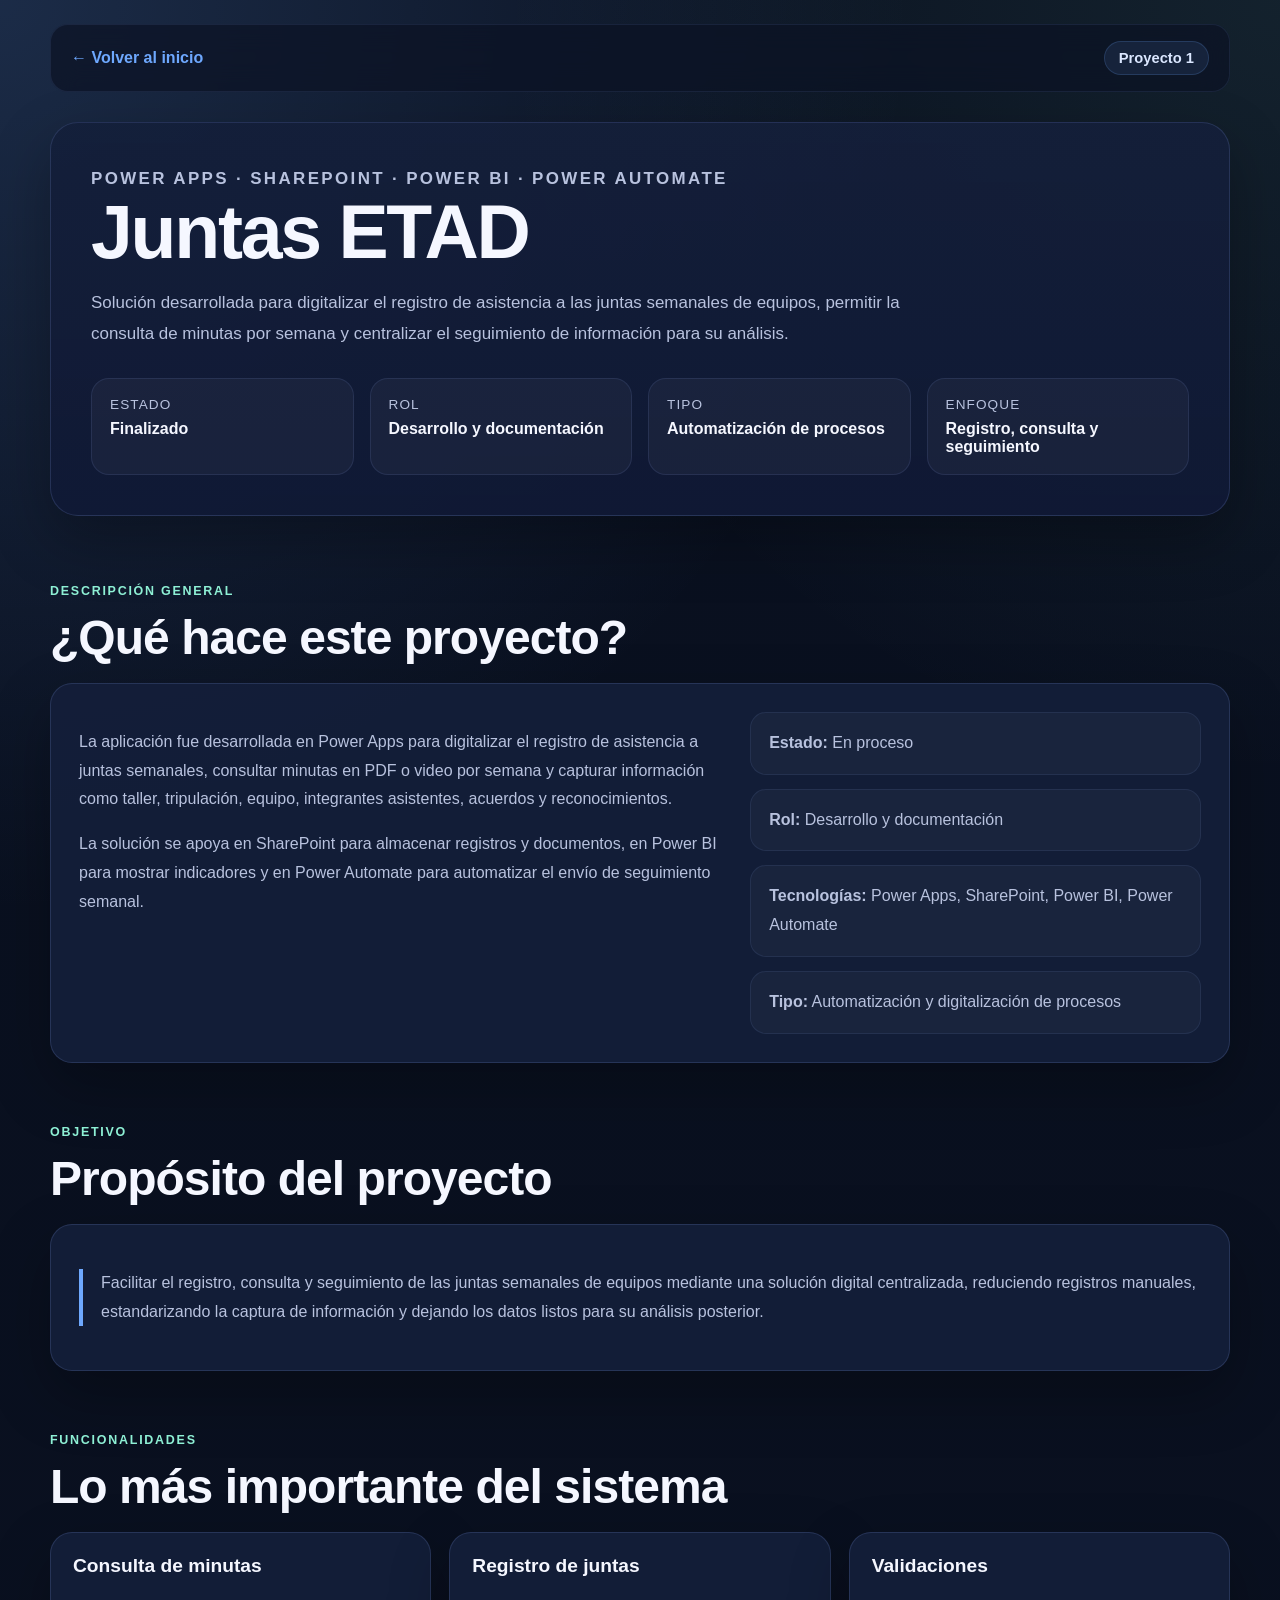
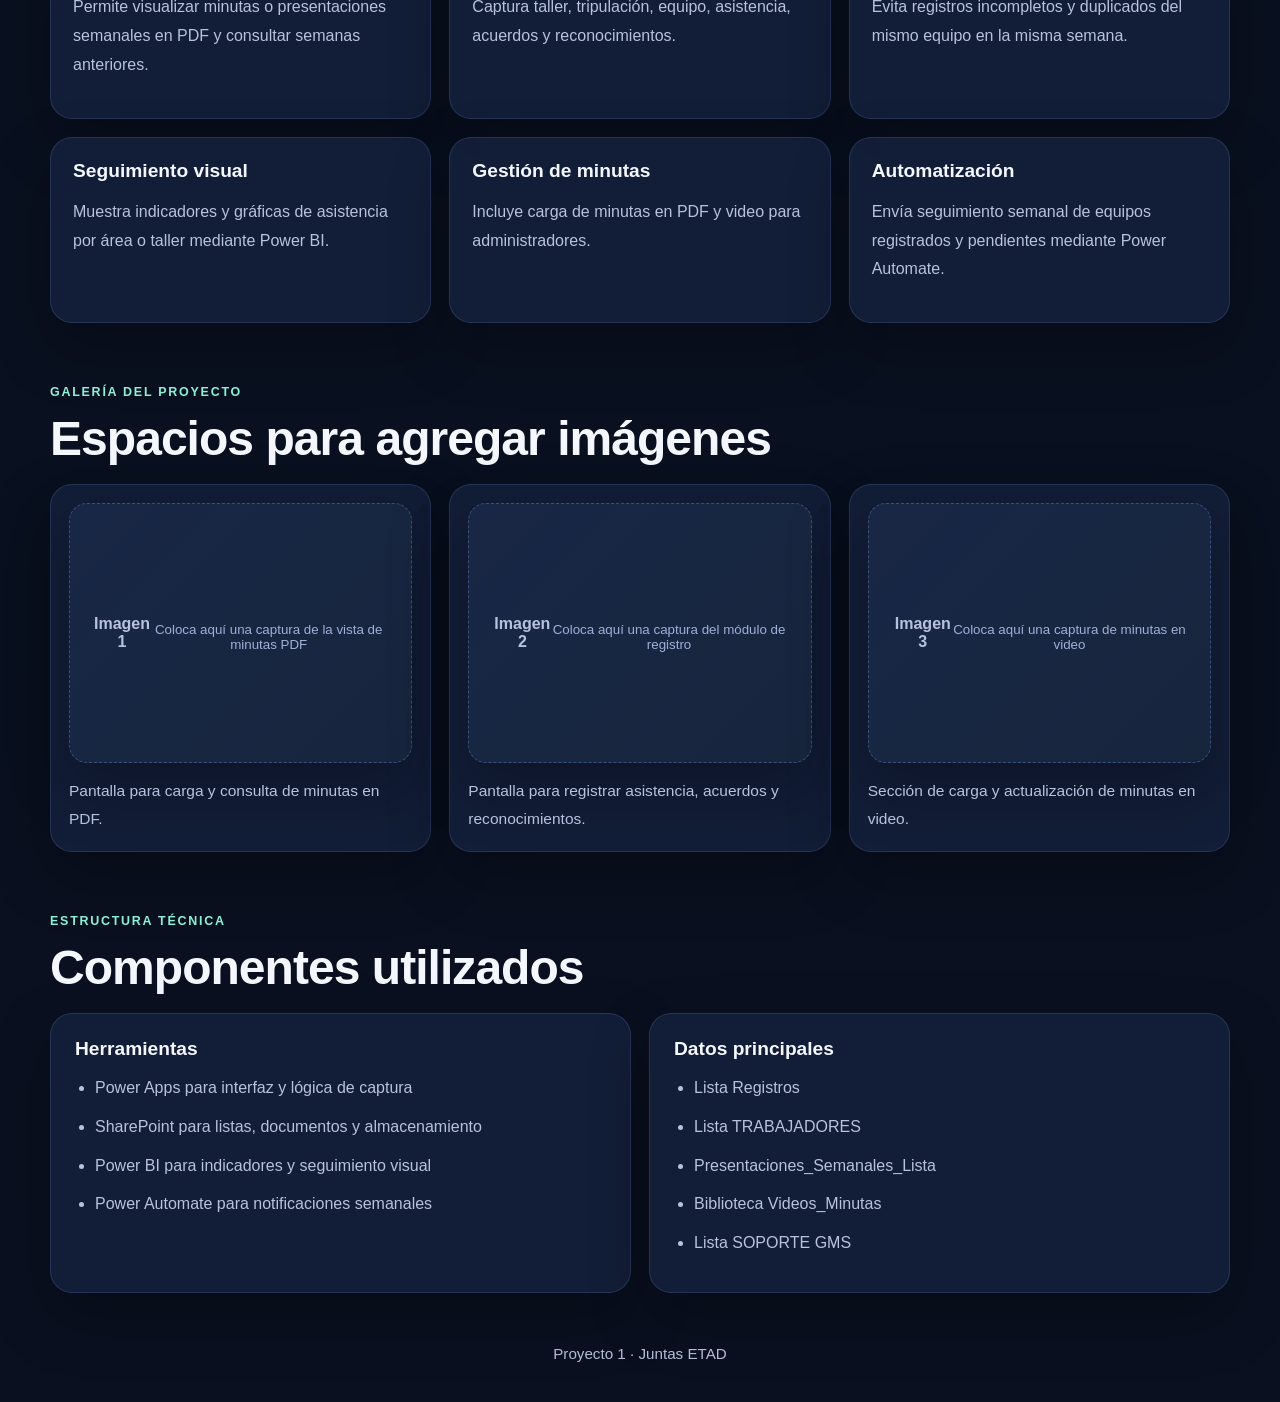
<file: proyectos/proyecto1_juntas_etad.html>
<!DOCTYPE html>
<html lang="es">
<head>
  <meta charset="UTF-8" />
  <meta name="viewport" content="width=device-width, initial-scale=1.0" />
  <title>Proyecto 1 | Juntas ETAD</title>
  <style>
    :root {
      --bg: #0a1020;
      --bg-soft: #101935;
      --panel: rgba(20, 31, 58, 0.92);
      --panel-light: rgba(28, 42, 76, 0.9);
      --line: rgba(119, 145, 214, 0.20);
      --line-strong: rgba(119, 145, 214, 0.38);
      --text: #f5f7ff;
      --muted: #b8c2de;
      --primary: #6ea8fe;
      --primary-strong: #8cbaff;
      --accent: #8ef0d5;
      --success: #52d59a;
      --success-bg: rgba(82, 213, 154, 0.14);
      --shadow: 0 24px 60px rgba(0, 0, 0, 0.28);
      --radius-xl: 28px;
      --radius-lg: 22px;
      --radius-md: 18px;
      --radius-sm: 14px;
      --max: 1180px;
    }

    * {
      box-sizing: border-box;
    }

    html {
      scroll-behavior: smooth;
    }

    body {
      margin: 0;
      font-family: "Inter", "Segoe UI", Arial, Helvetica, sans-serif;
      background:
        radial-gradient(circle at top left, rgba(110, 168, 254, 0.18), transparent 28%),
        radial-gradient(circle at top right, rgba(142, 240, 213, 0.08), transparent 24%),
        linear-gradient(180deg, #09101f 0%, #0a1020 100%);
      color: var(--text);
    }

    a {
      text-decoration: none;
      color: inherit;
    }

    img {
      max-width: 100%;
      display: block;
    }

    .container {
      width: min(var(--max), calc(100% - 40px));
      margin: 0 auto;
    }

    .subpage-hero {
      padding: 24px 0 40px;
    }

    .subpage-topbar {
      display: flex;
      align-items: center;
      justify-content: space-between;
      gap: 16px;
      padding: 16px 20px;
      background: rgba(12, 19, 36, 0.72);
      border: 1px solid rgba(119, 145, 214, 0.12);
      border-radius: 18px;
      backdrop-filter: blur(14px);
      position: sticky;
      top: 14px;
      z-index: 30;
    }

    .back-link {
      color: var(--primary);
      font-weight: 700;
    }

    .mini-label {
      display: inline-flex;
      align-items: center;
      padding: 8px 14px;
      border-radius: 999px;
      background: rgba(110, 168, 254, 0.10);
      border: 1px solid rgba(110, 168, 254, 0.18);
      color: #dbe7ff;
      font-size: 0.92rem;
      font-weight: 600;
    }

    .subpage-copy {
      margin-top: 30px;
      padding: 40px;
      background: linear-gradient(180deg, rgba(20, 31, 58, 0.92), rgba(16, 25, 53, 0.96));
      border: 1px solid var(--line);
      border-radius: var(--radius-xl);
      box-shadow: var(--shadow);
    }

    .eyebrow {
      margin: 0 0 12px;
      color: var(--accent);
      text-transform: uppercase;
      letter-spacing: 0.14em;
      font-size: 0.78rem;
      font-weight: 700;
    }

    .subpage-copy h1 {
      margin: 0 0 16px;
      font-size: clamp(2.7rem, 6vw, 4.7rem);
      line-height: 1.02;
      letter-spacing: -0.03em;
    }

    .subpage-copy p {
      margin: 0;
      max-width: 860px;
      color: var(--muted);
      font-size: 1.06rem;
      line-height: 1.85;
    }

    .hero-meta {
      display: grid;
      grid-template-columns: repeat(4, minmax(0, 1fr));
      gap: 16px;
      margin-top: 28px;
    }

    .hero-meta-card {
      padding: 18px;
      border-radius: 18px;
      background: rgba(255, 255, 255, 0.04);
      border: 1px solid rgba(119, 145, 214, 0.14);
    }

    .hero-meta-card span {
      display: block;
      color: var(--muted);
      font-size: 0.85rem;
      margin-bottom: 8px;
      text-transform: uppercase;
      letter-spacing: 0.08em;
    }

    .hero-meta-card strong {
      font-size: 1rem;
      color: var(--text);
    }

    .section {
      padding: 28px 0 34px;
    }

    .section-heading {
      margin-bottom: 18px;
    }

    .section-heading h2 {
      margin: 0;
      font-size: clamp(1.8rem, 4vw, 3rem);
      letter-spacing: -0.02em;
    }

    .content-panel,
    .feature-card,
    .project-figure,
    .tech-card,
    .image-placeholder {
      background: var(--panel);
      border: 1px solid var(--line);
      box-shadow: var(--shadow);
    }

    .content-panel {
      padding: 28px;
      border-radius: var(--radius-lg);
    }

    .content-panel p,
    .feature-card p,
    .project-figure figcaption,
    .styled-list li,
    .info-list div {
      color: var(--muted);
      line-height: 1.8;
    }

    .two-col {
      display: grid;
      grid-template-columns: 1.3fr 0.9fr;
      gap: 20px;
      align-items: start;
    }

    .info-list {
      display: grid;
      gap: 14px;
      padding: 0;
    }

    .info-list div {
      padding: 16px 18px;
      border-radius: 16px;
      background: rgba(255, 255, 255, 0.03);
      border: 1px solid rgba(119, 145, 214, 0.12);
    }

    .objective-highlight {
      border-left: 4px solid var(--primary);
      padding-left: 18px;
    }

    .feature-grid {
      display: grid;
      grid-template-columns: repeat(3, minmax(0, 1fr));
      gap: 18px;
    }

    .feature-card {
      padding: 22px;
      border-radius: 22px;
      transition: transform 0.25s ease, border-color 0.25s ease;
    }

    .feature-card:hover,
    .project-figure:hover,
    .tech-card:hover {
      transform: translateY(-5px);
      border-color: var(--line-strong);
    }

    .feature-card h3 {
      margin: 0 0 12px;
      font-size: 1.2rem;
    }

    .gallery-grid.project-gallery {
      display: grid;
      grid-template-columns: repeat(3, minmax(0, 1fr));
      gap: 18px;
    }

    .project-figure {
      margin: 0;
      padding: 18px;
      border-radius: 22px;
    }

    .image-placeholder {
      width: 100%;
      min-height: 260px;
      border-radius: 18px;
      display: flex;
      align-items: center;
      justify-content: center;
      text-align: center;
      padding: 24px;
      border: 1.5px dashed rgba(140, 186, 255, 0.28);
      background:
        linear-gradient(135deg, rgba(110, 168, 254, 0.08), rgba(142, 240, 213, 0.04));
      color: var(--muted);
      font-weight: 600;
    }

    .image-placeholder small {
      display: block;
      margin-top: 8px;
      font-weight: 400;
      color: #9fb0d8;
    }

    .project-figure figcaption {
      margin-top: 14px;
      font-size: 0.97rem;
    }

    .tech-grid {
      display: grid;
      grid-template-columns: 1fr 1fr;
      gap: 18px;
    }

    .tech-card {
      padding: 24px;
      border-radius: 22px;
    }

    .tech-card h3 {
      margin: 0 0 14px;
      font-size: 1.2rem;
    }

    .styled-list {
      margin: 0;
      padding-left: 20px;
    }

    .styled-list li {
      margin-bottom: 10px;
    }

    .footer {
      padding: 18px 0 40px;
    }

    .footer p {
      text-align: center;
      color: var(--muted);
      margin: 0;
      font-size: 0.95rem;
    }

    .reveal {
      opacity: 0;
      transform: translateY(24px);
      transition: opacity 0.7s ease, transform 0.7s ease;
    }

    .reveal.visible {
      opacity: 1;
      transform: translateY(0);
    }

    @media (max-width: 1100px) {
      .hero-meta,
      .feature-grid,
      .gallery-grid.project-gallery,
      .tech-grid {
        grid-template-columns: 1fr 1fr;
      }

      .two-col {
        grid-template-columns: 1fr;
      }
    }

    @media (max-width: 760px) {
      .container {
        width: min(var(--max), calc(100% - 24px));
      }

      .subpage-topbar {
        flex-direction: column;
        align-items: flex-start;
      }

      .subpage-copy {
        padding: 24px;
      }

      .hero-meta,
      .feature-grid,
      .gallery-grid.project-gallery,
      .tech-grid {
        grid-template-columns: 1fr;
      }

      .content-panel,
      .feature-card,
      .project-figure,
      .tech-card {
        padding: 20px;
      }

      .subpage-copy h1 {
        font-size: 2.4rem;
      }

      .image-placeholder {
        min-height: 220px;
      }
    }
  </style>
</head>
<body>
  <header class="subpage-hero">
    <div class="container subpage-topbar">
      <a href="../index.html" class="back-link">← Volver al inicio</a>
      <span class="mini-label">Proyecto 1</span>
    </div>

    <div class="container subpage-copy reveal">
      <p class="eyebrow">Power Apps · SharePoint · Power BI · Power Automate</p>
      <h1>Juntas ETAD</h1>
      <p>
        Solución desarrollada para digitalizar el registro de asistencia a las juntas semanales de equipos,
        permitir la consulta de minutas por semana y centralizar el seguimiento de información para su análisis.
      </p>

      <div class="hero-meta">
        <div class="hero-meta-card">
          <span>Estado</span>
          <strong>Finalizado</strong>
        </div>
        <div class="hero-meta-card">
          <span>Rol</span>
          <strong>Desarrollo y documentación</strong>
        </div>
        <div class="hero-meta-card">
          <span>Tipo</span>
          <strong>Automatización de procesos</strong>
        </div>
        <div class="hero-meta-card">
          <span>Enfoque</span>
          <strong>Registro, consulta y seguimiento</strong>
        </div>
      </div>
    </div>
  </header>

  <main>
    <section class="section container reveal">
      <div class="section-heading">
        <p class="eyebrow">Descripción general</p>
        <h2>¿Qué hace este proyecto?</h2>
      </div>

      <div class="content-panel two-col">
        <div>
          <p>
            La aplicación fue desarrollada en Power Apps para digitalizar el registro de asistencia a juntas semanales,
            consultar minutas en PDF o video por semana y capturar información como taller, tripulación, equipo,
            integrantes asistentes, acuerdos y reconocimientos.
          </p>
          <p>
            La solución se apoya en SharePoint para almacenar registros y documentos, en Power BI para mostrar
            indicadores y en Power Automate para automatizar el envío de seguimiento semanal.
          </p>
        </div>

        <div class="info-list">
          <div><strong>Estado:</strong> En proceso</div>
          <div><strong>Rol:</strong> Desarrollo y documentación</div>
          <div><strong>Tecnologías:</strong> Power Apps, SharePoint, Power BI, Power Automate</div>
          <div><strong>Tipo:</strong> Automatización y digitalización de procesos</div>
        </div>
      </div>
    </section>

    <section class="section container reveal">
      <div class="section-heading">
        <p class="eyebrow">Objetivo</p>
        <h2>Propósito del proyecto</h2>
      </div>

      <div class="content-panel">
        <p class="objective-highlight">
          Facilitar el registro, consulta y seguimiento de las juntas semanales de equipos mediante una solución
          digital centralizada, reduciendo registros manuales, estandarizando la captura de información y dejando
          los datos listos para su análisis posterior.
        </p>
      </div>
    </section>

    <section class="section container reveal">
      <div class="section-heading">
        <p class="eyebrow">Funcionalidades</p>
        <h2>Lo más importante del sistema</h2>
      </div>

      <div class="feature-grid">
        <article class="feature-card">
          <h3>Consulta de minutas</h3>
          <p>Permite visualizar minutas o presentaciones semanales en PDF y consultar semanas anteriores.</p>
        </article>

        <article class="feature-card">
          <h3>Registro de juntas</h3>
          <p>Captura taller, tripulación, equipo, asistencia, acuerdos y reconocimientos.</p>
        </article>

        <article class="feature-card">
          <h3>Validaciones</h3>
          <p>Evita registros incompletos y duplicados del mismo equipo en la misma semana.</p>
        </article>

        <article class="feature-card">
          <h3>Seguimiento visual</h3>
          <p>Muestra indicadores y gráficas de asistencia por área o taller mediante Power BI.</p>
        </article>

        <article class="feature-card">
          <h3>Gestión de minutas</h3>
          <p>Incluye carga de minutas en PDF y video para administradores.</p>
        </article>

        <article class="feature-card">
          <h3>Automatización</h3>
          <p>Envía seguimiento semanal de equipos registrados y pendientes mediante Power Automate.</p>
        </article>
      </div>
    </section>

    <section class="section container reveal">
      <div class="section-heading">
        <p class="eyebrow">Galería del proyecto</p>
        <h2>Espacios para agregar imágenes</h2>
      </div>

      <div class="gallery-grid project-gallery">
        <figure class="project-figure">
          <div class="image-placeholder">
            Imagen 1
            <small>Coloca aquí una captura de la vista de minutas PDF</small>
          </div>
          <figcaption>Pantalla para carga y consulta de minutas en PDF.</figcaption>
        </figure>

        <figure class="project-figure">
          <div class="image-placeholder">
            Imagen 2
            <small>Coloca aquí una captura del módulo de registro</small>
          </div>
          <figcaption>Pantalla para registrar asistencia, acuerdos y reconocimientos.</figcaption>
        </figure>

        <figure class="project-figure">
          <div class="image-placeholder">
            Imagen 3
            <small>Coloca aquí una captura de minutas en video</small>
          </div>
          <figcaption>Sección de carga y actualización de minutas en video.</figcaption>
        </figure>
      </div>
    </section>

    <section class="section container reveal">
      <div class="section-heading">
        <p class="eyebrow">Estructura técnica</p>
        <h2>Componentes utilizados</h2>
      </div>

      <div class="tech-grid">
        <article class="tech-card">
          <h3>Herramientas</h3>
          <ul class="styled-list">
            <li>Power Apps para interfaz y lógica de captura</li>
            <li>SharePoint para listas, documentos y almacenamiento</li>
            <li>Power BI para indicadores y seguimiento visual</li>
            <li>Power Automate para notificaciones semanales</li>
          </ul>
        </article>

        <article class="tech-card">
          <h3>Datos principales</h3>
          <ul class="styled-list">
            <li>Lista Registros</li>
            <li>Lista TRABAJADORES</li>
            <li>Presentaciones_Semanales_Lista</li>
            <li>Biblioteca Videos_Minutas</li>
            <li>Lista SOPORTE GMS</li>
          </ul>
        </article>
      </div>
    </section>
  </main>

  <footer class="footer container">
    <p>Proyecto 1 · Juntas ETAD</p>
  </footer>

  <script>
    const revealItems = document.querySelectorAll(".reveal");

    const observer = new IntersectionObserver(
      (entries) => {
        entries.forEach((entry) => {
          if (entry.isIntersecting) {
            entry.target.classList.add("visible");
          }
        });
      },
      { threshold: 0.12 }
    );

    revealItems.forEach((item) => observer.observe(item));
  </script>
</body>
</html>
</file>
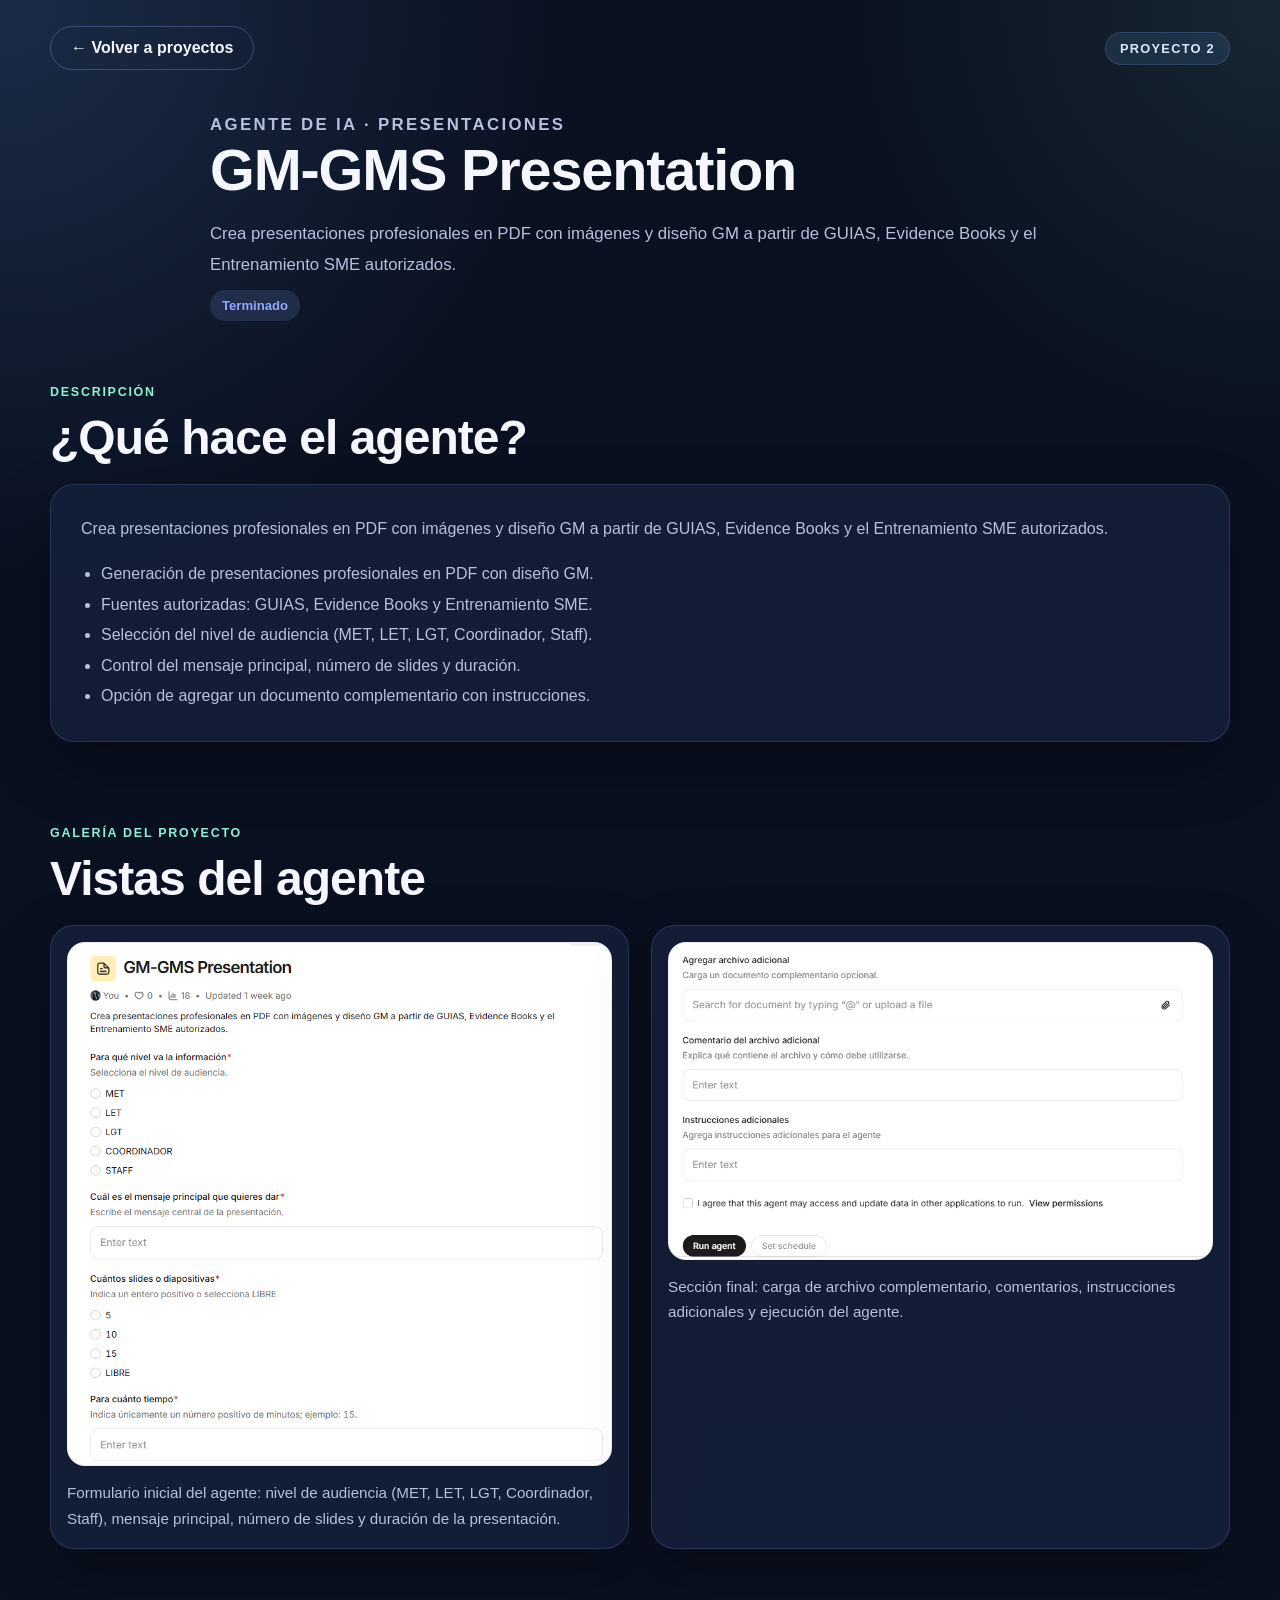
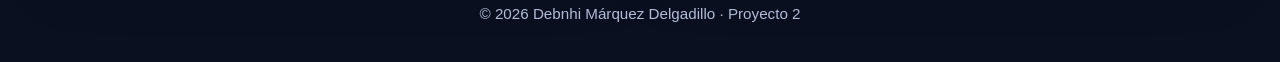
<file: proyectos/proyecto2.html>
<!DOCTYPE html>
<html lang="es">
<head>
  <meta charset="UTF-8" />
  <meta name="viewport" content="width=device-width, initial-scale=1.0" />
  <title>Proyecto 2 · GM-GMS Presentation</title>
  <link rel="stylesheet" href="../assets/styles.css" />
</head>
<body>
  <header class="subpage-hero">
    <div class="container subpage-topbar">
      <a href="../proyectos.html" class="btn btn-secondary btn-back">← Volver a proyectos</a>
      <span class="mini-label">Proyecto 2</span>
    </div>

    <div class="container subpage-copy reveal">
      <p class="eyebrow">Agente de IA · Presentaciones</p>
      <h1>GM-GMS Presentation</h1>
      <p>Crea presentaciones profesionales en PDF con imágenes y diseño GM a partir de GUIAS, Evidence Books y el Entrenamiento SME autorizados.</p>
      <div class="subpage-actions">
        <span class="status done">Terminado</span>
      </div>
    </div>
  </header>

  <main>
    <section class="section container reveal">
      <div class="section-heading">
        <p class="eyebrow">Descripción</p>
        <h2>¿Qué hace el agente?</h2>
      </div>
      <div class="content-panel">
        <p>Crea presentaciones profesionales en PDF con imágenes y diseño GM a partir de GUIAS, Evidence Books y el Entrenamiento SME autorizados.</p>
        <ul>
          <li>Generación de presentaciones profesionales en PDF con diseño GM.</li>
          <li>Fuentes autorizadas: GUIAS, Evidence Books y Entrenamiento SME.</li>
          <li>Selección del nivel de audiencia (MET, LET, LGT, Coordinador, Staff).</li>
          <li>Control del mensaje principal, número de slides y duración.</li>
          <li>Opción de agregar un documento complementario con instrucciones.</li>
        </ul>
      </div>
    </section>

    <section class="section container reveal">
      <div class="section-heading">
        <p class="eyebrow">Galería del proyecto</p>
        <h2>Vistas del agente</h2>
      </div>

      <div class="project-gallery">
        <figure class="project-figure">
          <img src="../imagenes/proyecto2_vista1.png" alt="Formulario del agente GM-GMS Presentation con nivel de audiencia, mensaje principal, slides y duración" />
          <figcaption>Formulario inicial del agente: nivel de audiencia (MET, LET, LGT, Coordinador, Staff), mensaje principal, número de slides y duración de la presentación.</figcaption>
        </figure>

        <figure class="project-figure">
          <img src="../imagenes/proyecto2_vista2.png" alt="Sección de archivo adicional, instrucciones y ejecución del agente GM-GMS Presentation" />
          <figcaption>Sección final: carga de archivo complementario, comentarios, instrucciones adicionales y ejecución del agente.</figcaption>
        </figure>
      </div>
    </section>

  </main>

  <footer class="footer container">
    <p>© 2026 Debnhi Márquez Delgadillo · Proyecto 2</p>
  </footer>

  <script src="../assets/script.js"></script>
</body>
</html>
</file>
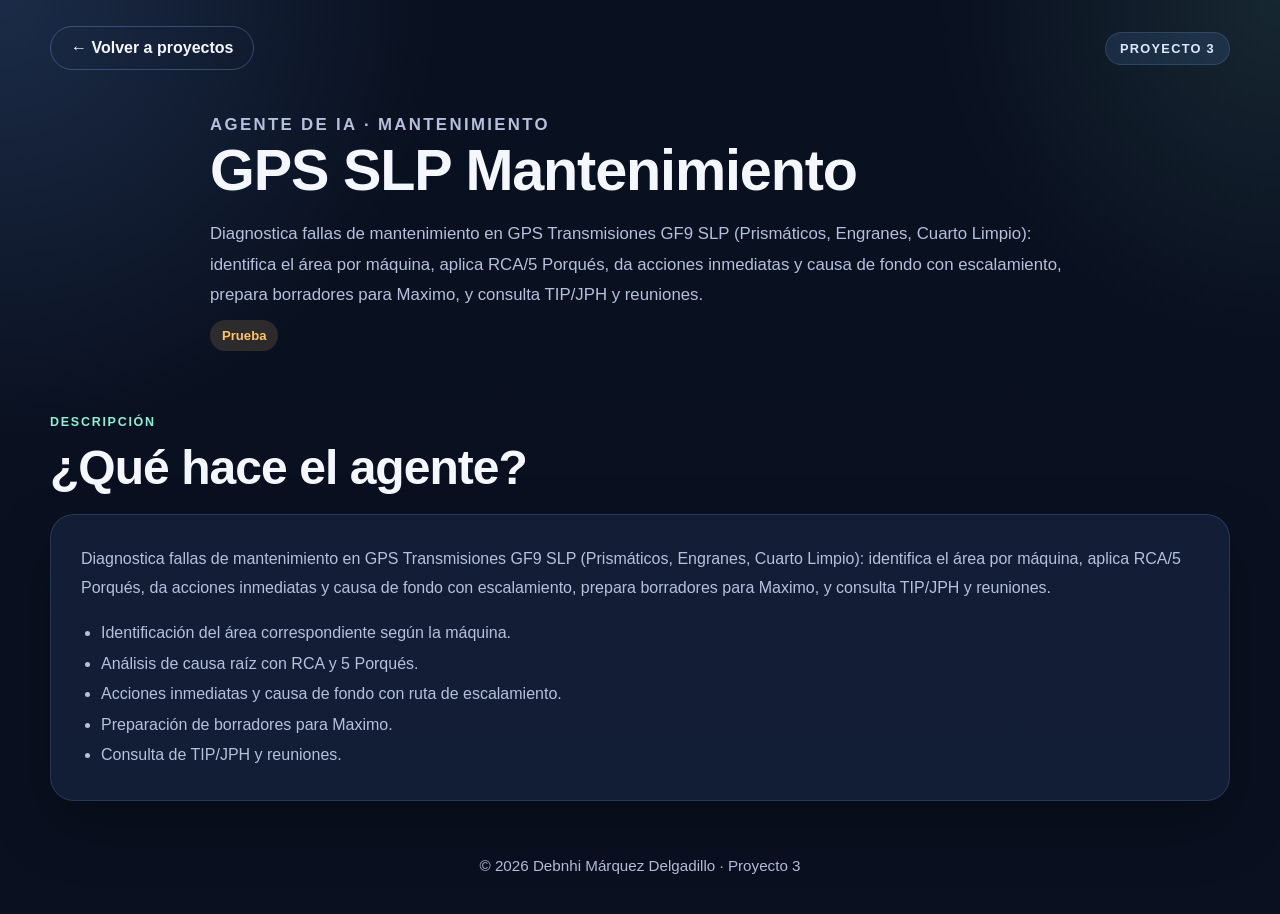
<file: proyectos/proyecto3.html>
<!DOCTYPE html>
<html lang="es">
<head>
  <meta charset="UTF-8" />
  <meta name="viewport" content="width=device-width, initial-scale=1.0" />
  <title>Proyecto 3 · GPS SLP Mantenimiento</title>
  <link rel="stylesheet" href="../assets/styles.css" />
</head>
<body>
  <header class="subpage-hero">
    <div class="container subpage-topbar">
      <a href="../proyectos.html" class="btn btn-secondary btn-back">← Volver a proyectos</a>
      <span class="mini-label">Proyecto 3</span>
    </div>

    <div class="container subpage-copy reveal">
      <p class="eyebrow">Agente de IA · Mantenimiento</p>
      <h1>GPS SLP Mantenimiento</h1>
      <p>Diagnostica fallas de mantenimiento en GPS Transmisiones GF9 SLP (Prismáticos, Engranes, Cuarto Limpio): identifica el área por máquina, aplica RCA/5 Porqués, da acciones inmediatas y causa de fondo con escalamiento, prepara borradores para Maximo, y consulta TIP/JPH y reuniones.</p>
      <div class="subpage-actions">
        <span class="status test">Prueba</span>
      </div>
    </div>
  </header>

  <main>
    <section class="section container reveal">
      <div class="section-heading">
        <p class="eyebrow">Descripción</p>
        <h2>¿Qué hace el agente?</h2>
      </div>
      <div class="content-panel">
        <p>Diagnostica fallas de mantenimiento en GPS Transmisiones GF9 SLP (Prismáticos, Engranes, Cuarto Limpio): identifica el área por máquina, aplica RCA/5 Porqués, da acciones inmediatas y causa de fondo con escalamiento, prepara borradores para Maximo, y consulta TIP/JPH y reuniones.</p>
        <ul>
          <li>Identificación del área correspondiente según la máquina.</li>
          <li>Análisis de causa raíz con RCA y 5 Porqués.</li>
          <li>Acciones inmediatas y causa de fondo con ruta de escalamiento.</li>
          <li>Preparación de borradores para Maximo.</li>
          <li>Consulta de TIP/JPH y reuniones.</li>
        </ul>
      </div>
    </section>

  </main>

  <footer class="footer container">
    <p>© 2026 Debnhi Márquez Delgadillo · Proyecto 3</p>
  </footer>

  <script src="../assets/script.js"></script>
</body>
</html>
</file>
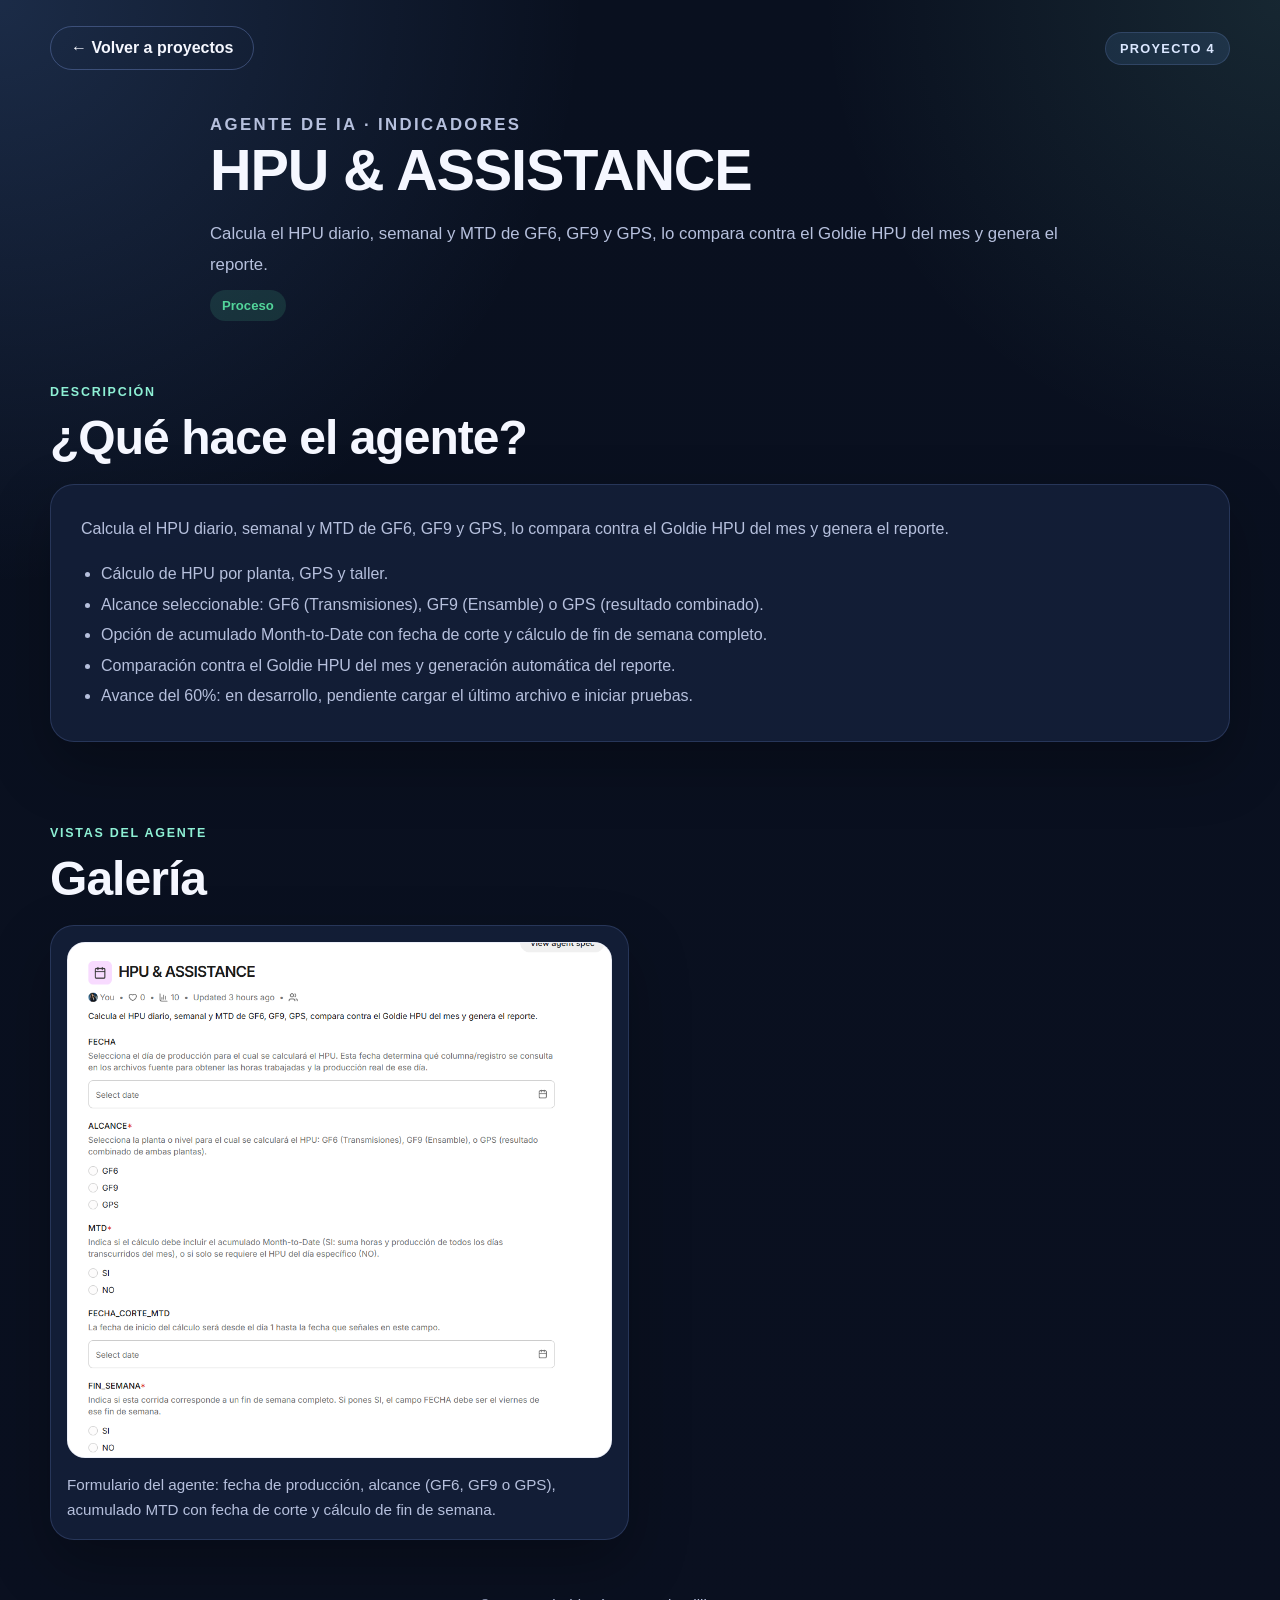
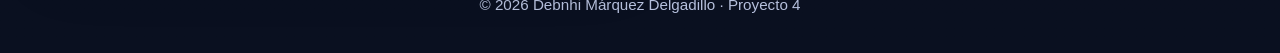
<file: proyectos/proyecto4_hpu_day.html>
<!DOCTYPE html>
<html lang="es">
<head>
  <meta charset="UTF-8" />
  <meta name="viewport" content="width=device-width, initial-scale=1.0" />
  <title>Proyecto 4 · HPU &amp; ASSISTANCE</title>
  <link rel="stylesheet" href="../assets/styles.css" />
</head>
<body>
  <header class="subpage-hero">
    <div class="container subpage-topbar">
      <a href="../proyectos.html" class="btn btn-secondary btn-back">← Volver a proyectos</a>
      <span class="mini-label">Proyecto 4</span>
    </div>

    <div class="container subpage-copy reveal">
      <p class="eyebrow">Agente de IA · Indicadores</p>
      <h1>HPU &amp; ASSISTANCE</h1>
      <p>Calcula el HPU diario, semanal y MTD de GF6, GF9 y GPS, lo compara contra el Goldie HPU del mes y genera el reporte.</p>
      <div class="subpage-actions">
        <span class="status active">Proceso</span>
      </div>
    </div>
  </header>

  <main>
    <section class="section container reveal">
      <div class="section-heading">
        <p class="eyebrow">Descripción</p>
        <h2>¿Qué hace el agente?</h2>
      </div>
      <div class="content-panel">
        <p>Calcula el HPU diario, semanal y MTD de GF6, GF9 y GPS, lo compara contra el Goldie HPU del mes y genera el reporte.</p>
        <ul>
          <li>Cálculo de HPU por planta, GPS y taller.</li>
          <li>Alcance seleccionable: GF6 (Transmisiones), GF9 (Ensamble) o GPS (resultado combinado).</li>
          <li>Opción de acumulado Month-to-Date con fecha de corte y cálculo de fin de semana completo.</li>
          <li>Comparación contra el Goldie HPU del mes y generación automática del reporte.</li>
          <li>Avance del 60%: en desarrollo, pendiente cargar el último archivo e iniciar pruebas.</li>
        </ul>
      </div>
    </section>

    <section class="section container reveal">
      <div class="section-heading">
        <p class="eyebrow">Vistas del agente</p>
        <h2>Galería</h2>
      </div>
      <div class="project-gallery">
        <figure class="project-figure">
          <img src="../imagenes/proyecto4_hpu.png" alt="Formulario del agente HPU &amp; ASSISTANCE con fecha, alcance y MTD" />
          <figcaption>Formulario del agente: fecha de producción, alcance (GF6, GF9 o GPS), acumulado MTD con fecha de corte y cálculo de fin de semana.</figcaption>
        </figure>
      </div>
    </section>
  </main>

  <footer class="footer container">
    <p>© 2026 Debnhi Márquez Delgadillo · Proyecto 4</p>
  </footer>

  <script src="../assets/script.js"></script>
</body>
</html>
</file>
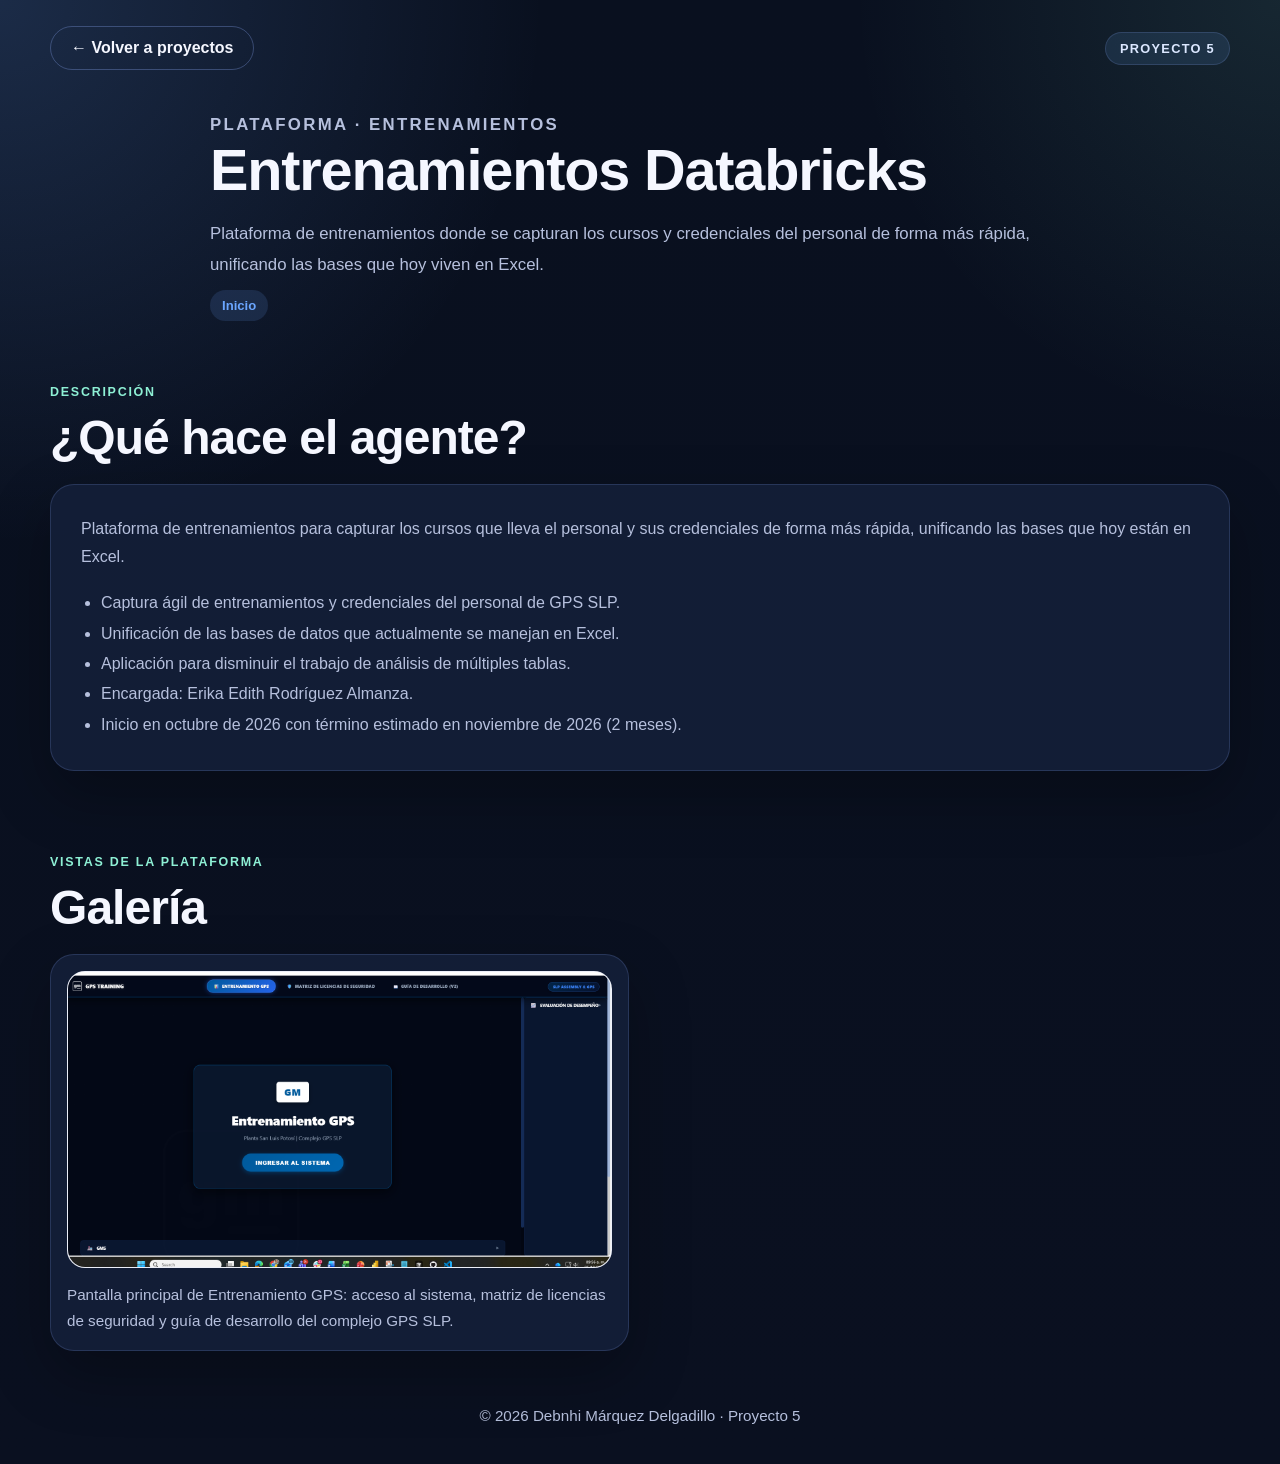
<file: proyectos/proyecto5_entrenamientos_databricks.html>
<!DOCTYPE html>
<html lang="es">
<head>
  <meta charset="UTF-8" />
  <meta name="viewport" content="width=device-width, initial-scale=1.0" />
  <title>Proyecto 5 · Entrenamientos Databricks</title>
  <link rel="stylesheet" href="../assets/styles.css" />
</head>
<body>
  <header class="subpage-hero">
    <div class="container subpage-topbar">
      <a href="../proyectos.html" class="btn btn-secondary btn-back">← Volver a proyectos</a>
      <span class="mini-label">Proyecto 5</span>
    </div>

    <div class="container subpage-copy reveal">
      <p class="eyebrow">Plataforma · Entrenamientos</p>
      <h1>Entrenamientos Databricks</h1>
      <p>Plataforma de entrenamientos donde se capturan los cursos y credenciales del personal de forma más rápida, unificando las bases que hoy viven en Excel.</p>
      <div class="subpage-actions">
        <span class="status start">Inicio</span>
      </div>
    </div>
  </header>

  <main>
    <section class="section container reveal">
      <div class="section-heading">
        <p class="eyebrow">Descripción</p>
        <h2>¿Qué hace el agente?</h2>
      </div>
      <div class="content-panel">
        <p>Plataforma de entrenamientos para capturar los cursos que lleva el personal y sus credenciales de forma más rápida, unificando las bases que hoy están en Excel.</p>
        <ul>
          <li>Captura ágil de entrenamientos y credenciales del personal de GPS SLP.</li>
          <li>Unificación de las bases de datos que actualmente se manejan en Excel.</li>
          <li>Aplicación para disminuir el trabajo de análisis de múltiples tablas.</li>
          <li>Encargada: Erika Edith Rodríguez Almanza.</li>
          <li>Inicio en octubre de 2026 con término estimado en noviembre de 2026 (2 meses).</li>
        </ul>
      </div>
    </section>

    <section class="section container reveal">
      <div class="section-heading">
        <p class="eyebrow">Vistas de la plataforma</p>
        <h2>Galería</h2>
      </div>
      <div class="project-gallery">
        <figure class="project-figure">
          <img src="../imagenes/proyecto5_entrenamientos.png" alt="Pantalla de acceso de la plataforma Entrenamiento GPS en Databricks" />
          <figcaption>Pantalla principal de Entrenamiento GPS: acceso al sistema, matriz de licencias de seguridad y guía de desarrollo del complejo GPS SLP.</figcaption>
        </figure>
      </div>
    </section>
  </main>

  <footer class="footer container">
    <p>© 2026 Debnhi Márquez Delgadillo · Proyecto 5</p>
  </footer>

  <script src="../assets/script.js"></script>
</body>
</html>
</file>
<file: assets/styles.css>
:root {
  --bg: #0a1020;
  --bg-soft: #0f1830;
  --panel: rgba(20, 31, 58, 0.88);
  --line: rgba(119, 145, 214, 0.22);
  --line-strong: rgba(119, 145, 214, 0.38);
  --text: #f5f7ff;
  --muted: #b6c0dd;
  --primary: #6ea8fe;
  --accent: #8ef0d5;
  --success: #52d59a;
  --success-bg: rgba(82, 213, 154, 0.14);
  --done: #90a9ff;
  --done-bg: rgba(144, 169, 255, 0.14);
  --shadow: 0 24px 60px rgba(0, 0, 0, 0.28);
  --radius-lg: 24px;
  --radius-md: 18px;
  --max: 1180px;
}

* {
  box-sizing: border-box;
}

html {
  scroll-behavior: smooth;
}

body {
  margin: 0;
  font-family: "Inter", "Segoe UI", Arial, Helvetica, sans-serif;
  color: var(--text);

  background:
    radial-gradient(
      circle at top left,
      rgba(110, 168, 254, 0.18),
      transparent 28%
    ),
    radial-gradient(
      circle at top right,
      rgba(142, 240, 213, 0.10),
      transparent 22%
    ),
    linear-gradient(
      180deg,
      #09101f 0%,
      #0a1020 100%
    );

  min-height: 100vh;
}

img {
  max-width: 100%;
  display: block;
}

a {
  text-decoration: none;
  color: inherit;
}

button {
  font-family: inherit;
}

.container {
  width: min(var(--max), calc(100% - 40px));
  margin: 0 auto;
}


/* ===============================
   HERO
================================ */

.hero,
.sub-hero {
  padding: 18px 0 40px;
}

.nav {
  position: sticky;
  top: 14px;
  z-index: 50;

  display: flex;
  align-items: center;
  justify-content: space-between;
  flex-wrap: wrap;

  gap: 14px;

  padding: 16px 20px;

  background: rgba(12, 19, 36, 0.72);

  border: 1px solid rgba(119, 145, 214, 0.12);

  backdrop-filter: blur(14px);

  border-radius: 18px;

  transition: all 0.25s ease;
}

.nav.scrolled {
  background: rgba(12, 19, 36, 0.92);
  border-color: rgba(119, 145, 214, 0.24);
  box-shadow: 0 16px 40px rgba(0, 0, 0, 0.25);
}

.brand {
  font-size: 1rem;
  font-weight: 700;
  letter-spacing: 0.04em;
  color: #ffffff;
}

.nav-links {
  display: flex;
  align-items: center;
  justify-content: flex-end;
  gap: 6px;
  flex-wrap: wrap;
  min-width: 0;
}

.nav-links a {
  color: var(--muted);
  padding: 10px 12px;
  white-space: nowrap;
  border-radius: 999px;
  transition: 0.2s ease;
  font-size: 0.95rem;
}

.nav-links a:hover,
.nav-links a.active {
  color: #ffffff;
  background: rgba(110, 168, 254, 0.12);
}

.hero-content {
  padding-top: 48px;
}

.hero-profile {
  display: grid;
  grid-template-columns: 1.3fr 0.9fr;
  gap: 30px;
  align-items: center;
}

.page-intro {
  padding-top: 50px;
  max-width: 760px;
}

.hero-copy-block,
.profile-card,
.about-card,
.stat-card,
.project-tab-card,
.skill-card,
.cv-card,
.timeline-card {
  background: var(--panel);
  border: 1px solid var(--line);
  box-shadow: var(--shadow);
}

.hero-copy-block {
  padding: 40px;
  border-radius: var(--radius-lg);
}

.eyebrow {
  margin: 0 0 14px;
  color: var(--accent);
  text-transform: uppercase;
  letter-spacing: 0.14em;
  font-size: 0.78rem;
  font-weight: 700;
}

h1,
h2,
h3 {
  margin: 0;
  line-height: 1.06;
  letter-spacing: -0.02em;
}

.hero h1,
.sub-hero h1 {
  font-size: clamp(2.6rem, 6vw, 4.8rem);
  margin-bottom: 18px;
}

.hero-text {
  margin: 0;
  color: var(--muted);
  font-size: 1.05rem;
  line-height: 1.8;
  max-width: 700px;
}

.hero-actions {
  display: flex;
  gap: 14px;
  flex-wrap: wrap;
  margin-top: 28px;
}

.btn {
  display: inline-flex;
  align-items: center;
  justify-content: center;

  min-height: 48px;

  padding: 0 20px;

  border-radius: 999px;

  font-weight: 700;

  transition: 0.22s ease;

  border: 1px solid transparent;
}

.btn:hover {
  transform: translateY(-2px);
}

.btn-primary {
  background: linear-gradient(
    135deg,
    var(--primary),
    var(--accent)
  );

  color: #09101f;
}

.btn-secondary {
  background: transparent;
  border-color: var(--line-strong);
  color: var(--text);
}

.hero-mini-stats {
  display: flex;
  gap: 14px;
  flex-wrap: wrap;
  margin-top: 34px;
}

.mini-stat {
  min-width: 120px;

  padding: 16px 18px;

  border-radius: 18px;

  background: rgba(255, 255, 255, 0.04);

  border: 1px solid rgba(119, 145, 214, 0.14);
}

.mini-stat span {
  display: block;
  font-size: 1.8rem;
  font-weight: 800;
  margin-bottom: 4px;
}

.mini-stat small {
  color: var(--muted);
  font-size: 0.92rem;
}


/* ===============================
   PROFILE
================================ */

.profile-card {
  padding: 24px;
  border-radius: var(--radius-lg);
}

.profile-image-wrap {
  margin-bottom: 20px;
}

.profile-photo {
  width: 100%;
  aspect-ratio: 1 / 1;
  object-fit: cover;
  border-radius: 22px;
  border: 1px solid var(--line);
}

.profile-meta h2 {
  font-size: 1.5rem;
  margin-bottom: 8px;
}

.profile-meta p {
  margin: 0 0 16px;
  color: var(--muted);
}

.profile-badges,
.tags {
  display: flex;
  flex-wrap: wrap;
  gap: 10px;
}

.profile-badges span,
.tags span {
  display: inline-flex;
  align-items: center;

  padding: 10px 14px;

  border-radius: 999px;

  border: 1px solid rgba(110, 168, 254, 0.18);

  background: rgba(110, 168, 254, 0.10);

  color: #dbe7ff;

  font-size: 0.92rem;
}


/* ===============================
   SECTIONS
================================ */

.section {
  padding: 42px 0;
}

.section-heading {
  margin-bottom: 20px;
}

.section-heading h2 {
  font-size: clamp(1.9rem, 4vw, 3rem);
}

.about-card {
  padding: 30px;
  border-radius: var(--radius-lg);
}

.about-card p,
.cv-card p,
.timeline-card p,
.project-tab-card p,
.skill-card p {
  margin: 0;
  color: var(--muted);
  line-height: 1.8;
}


/* ===============================
   STATS
================================ */

.stats-grid {
  display: grid;
  grid-template-columns: repeat(3, minmax(0, 1fr));
  gap: 20px;
}

.stat-card {
  padding: 28px;
  border-radius: var(--radius-lg);
}

.stat-label {
  display: inline-block;
  font-size: 0.82rem;
  text-transform: uppercase;
  letter-spacing: 0.12em;
  color: var(--muted);
  margin-bottom: 16px;
}

.stat-value {
  display: block;
  font-size: clamp(2.4rem, 5vw, 3.6rem);
  font-weight: 800;
  margin-bottom: 8px;
}


/* ===============================
   SKILLS
================================ */

.skill-filter-btn {
  padding: 10px 16px;

  border-radius: 999px;

  border: 1px solid var(--line);

  background: rgba(255, 255, 255, 0.04);

  color: var(--muted);

  cursor: pointer;

  transition: 0.2s ease;
}

.skill-filter-btn:hover,
.skill-filter-btn.active {
  background: rgba(110, 168, 254, 0.14);
  color: #ffffff;
  border-color: var(--line-strong);
}

.skills-filter {
  display: flex;
  gap: 10px;
  flex-wrap: wrap;
  margin-bottom: 22px;
}

.skills-grid {
  display: grid;
  grid-template-columns: repeat(4, minmax(0, 1fr));
  gap: 18px;
}

.skill-card {
  padding: 22px;
  border-radius: 22px;
}

.skill-card.hidden {
  display: none;
}

.skill-head {
  display: flex;
  flex-direction: column;
  gap: 8px;
  margin-bottom: 14px;
}

.skill-head h3 {
  font-size: 1.15rem;
}

.skill-head span {
  display: inline-flex;
  width: fit-content;

  padding: 7px 12px;

  border-radius: 999px;

  background: rgba(142, 240, 213, 0.10);

  color: var(--accent);

  font-size: 0.82rem;

  border: 1px solid rgba(142, 240, 213, 0.12);
}

.skill-card p {
  margin-bottom: 18px;
  min-height: 100px;
}

.skill-bar {
  width: 100%;
  height: 10px;

  background: rgba(255, 255, 255, 0.06);

  border-radius: 999px;

  overflow: hidden;
}

.skill-bar span {
  display: block;
  height: 100%;

  border-radius: 999px;

  background: linear-gradient(
    90deg,
    var(--primary),
    var(--accent)
  );
}


/* ===============================
   CV GENERAL
================================ */

.cv-grid {
  display: grid;
  grid-template-columns: 1fr 1fr;
  gap: 20px;
}

.cv-card {
  padding: 28px;
  border-radius: var(--radius-lg);
}

.cv-list {
  margin: 0;
  padding-left: 18px;
  color: var(--muted);
}

.cv-list li {
  margin-bottom: 10px;
}


/* ===============================
   TIMELINE
================================ */

.timeline {
  display: grid;
  gap: 18px;
}

.timeline-card {
  padding: 24px;
  border-radius: var(--radius-lg);
}

.timeline-year {
  display: inline-flex;

  margin-bottom: 12px;

  padding: 7px 12px;

  border-radius: 999px;

  background: rgba(110, 168, 254, 0.12);

  color: #dbe7ff;

  font-size: 0.84rem;
}


/* ===============================
   PROJECTS
================================ */

.projects-tabs {
  display: grid;

  grid-template-columns:
    repeat(3, minmax(0, 1fr));

  gap: 22px;
}

.project-tab-card {
  display: block;

  padding: 18px;

  border-radius: 24px;

  transition: transform 0.25s ease;
}

.project-tab-card:hover,
.skill-card:hover,
.stat-card:hover,
.cv-card:hover,
.timeline-card:hover {
  transform: translateY(-4px);
}

.project-preview {
  width: 100%;
  height: 190px;

  object-fit: cover;

  border-radius: 18px;

  margin-bottom: 16px;

  border: 1px solid rgba(119, 145, 214, 0.14);
}

.project-preview-empty {
  display: flex;
  align-items: center;
  justify-content: center;
  flex-direction: column;
  gap: 6px;

  width: 100%;
  height: 190px;

  border-radius: 18px;

  margin-bottom: 16px;

  border: 1px dashed var(--line-strong);
  background: rgba(110, 168, 254, 0.06);

  color: var(--muted);
  font-size: 0.92rem;
  font-weight: 700;
  text-align: center;
}

.project-preview-empty small {
  font-weight: 500;
  font-size: 0.8rem;
  color: rgba(182, 192, 221, 0.8);
}

.status {
  display: inline-flex;
  align-items: center;

  padding: 8px 12px;

  border-radius: 999px;

  font-size: 0.82rem;
  font-weight: 700;

  margin-bottom: 16px;
}

.status.done {
  background: var(--done-bg);
  color: var(--done);
}

.status.active {
  background: var(--success-bg);
  color: var(--success);
}

.status.test {
  background: rgba(255, 196, 106, 0.14);
  color: #ffc46a;
}

.status.start {
  background: rgba(107, 166, 255, 0.14);
  color: #6ba6ff;
}

.project-tab-card h3 {
  font-size: 1.35rem;
  margin-bottom: 12px;
}

.tab-link {
  display: inline-flex;
  margin-top: 18px;
  color: var(--accent);
  font-weight: 700;
}


/* ===============================
   FOOTER
================================ */

.footer {
  padding: 14px 0 40px;
}

.footer p {
  margin: 0;
  color: var(--muted);
  text-align: center;
  font-size: 0.95rem;
}


/* ===============================
   ANIMATIONS
================================ */

.reveal {
  opacity: 0;
  transform: translateY(24px);

  transition:
    opacity 0.7s ease,
    transform 0.7s ease;
}

.reveal.visible {
  opacity: 1;
  transform: translateY(0);
}


/* ===============================
   RESPONSIVE GENERAL
================================ */

@media (max-width: 1100px) {

  .hero-profile,
  .skills-grid,
  .projects-tabs,
  .cv-grid {
    grid-template-columns: 1fr 1fr;
  }

  .stats-grid {
    grid-template-columns: 1fr;
  }

}


/* =====================================================
   PÁGINA CV
===================================================== */

.cv-page-body {
  margin: 0;

  background: #eef2f7;

  font-family:
    "Segoe UI",
    Tahoma,
    Geneva,
    Verdana,
    sans-serif;

  color: #1f1f1f;
}

.cv-page {
  width: 100%;
  padding: 32px 24px 48px;
}

.cv-layout {
  max-width: 1400px;

  margin: 0 auto;

  background: #ffffff;

  box-shadow:
    0 20px 50px rgba(0, 0, 0, 0.08);

  overflow: hidden;
}


/* ===============================
   HEADER CV
================================ */

.cv-top-header {
  display: grid;

  grid-template-columns:
    420px 1fr;

  background: #c9d7ea;

  min-height: 360px;
}

.cv-photo-area {
  display: flex;
  align-items: center;
  justify-content: center;

  padding: 30px 20px 0;
}

.cv-photo-circle {
  width: 360px;
  height: 360px;

  border-radius: 50%;

  border: 16px solid #d7e2f1;

  background: #f7f9fc;

  overflow: hidden;

  display: flex;
  align-items: center;
  justify-content: center;
}

.cv-photo-real {
  width: 100%;
  height: 100%;

  object-fit: cover;

  display: block;
}

.cv-header-text {
  display: flex;

  flex-direction: column;

  justify-content: center;

  padding:
    40px 48px
    40px 20px;
}

.cv-header-text h1 {
  margin: 0 0 24px;

  color: #294874;

  font-size:
    clamp(3rem, 5vw, 5rem);

  line-height: 1.08;

  font-weight: 800;
}

.cv-career {
  margin: 0;

  color: #294874;

  font-size:
    clamp(1.3rem, 2vw, 2rem);

  line-height: 1.45;

  letter-spacing: 0.16em;

  font-weight: 700;
}


/* ===============================
   LAYOUT CV
================================ */

.cv-sidebar {
  background: #dce6f5;
  padding: 48px 36px;
}

.cv-main-content {
  background: #ffffff;
  padding: 48px 56px;
}

.cv-layout {
  display: grid;

  grid-template-columns:
    420px 1fr;

  grid-template-areas:
    "header header"
    "sidebar main";
}

.cv-top-header {
  grid-area: header;
}

.cv-sidebar {
  grid-area: sidebar;
}

.cv-main-content {
  grid-area: main;
}


/* ===============================
   BLOQUES CV
================================ */

.cv-block {
  margin-bottom: 46px;
}

.cv-block:last-child {
  margin-bottom: 0;
}

.cv-block h2 {
  margin: 0;

  color: #294874;

  font-size:
    clamp(2rem, 3vw, 3rem);

  letter-spacing: 0.08em;

  font-weight: 800;
}

.cv-main-block h2 {
  margin-bottom: 8px;
}

.cv-line {
  width: 96px;
  height: 6px;

  background: #294874;

  margin: 14px 0 24px;
}

.cv-block h3 {
  color: #294874;

  font-size: 1.5rem;

  margin: 20px 0 12px;

  font-weight: 800;
}

.cv-block p,
.cv-block li {
  font-size: 1.15rem;
  line-height: 1.75;
}

.cv-contact-list,
.cv-bullet-list {
  margin: 0;
  padding-left: 26px;
}

.cv-contact-list {
  list-style: none;
  padding-left: 0;
}

.cv-contact-list li {
  margin-bottom: 18px;
  font-size: 1.25rem;
}

.cv-bullet-list li {
  margin-bottom: 8px;
}

.cv-indent {
  margin: 10px 0 0 40px;

  font-size: 1.18rem;

  line-height: 1.8;
}


/* ===============================
   EXPERIENCIA LABORAL
================================ */

.cv-job {
  margin-bottom: 44px;
}

.cv-job:last-child {
  margin-bottom: 0;
}

.cv-job h3 {
  margin: 0 0 14px;

  color: #111111;

  font-size: 1.7rem;

  font-weight: 800;
}

.cv-job-company,
.cv-job-date {
  margin: 0;

  font-size: 1.25rem;
}

.cv-job-date {
  margin-bottom: 16px;
}

.cv-job-list {
  margin-top: 10px;
}


/* =====================================================
   CERTIFICADOS
===================================================== */

.cv-cert-gallery {
  display: grid;

  grid-template-columns:
    repeat(2, minmax(0, 1fr));

  gap: 22px;

  align-items: stretch;
}


/* Contenedor de cada certificado */

.cv-cert-item {
  width: 100%;

  background: #f8fbff;

  border: 1px solid #d2ddec;

  border-radius: 12px;

  padding: 12px;

  display: flex;

  align-items: center;

  justify-content: center;

  overflow: hidden;

  transition:
    transform 0.2s ease,
    box-shadow 0.2s ease;
}


/* Efecto al pasar el mouse */

.cv-cert-item:hover {
  transform: translateY(-4px);

  box-shadow:
    0 12px 28px rgba(41, 72, 116, 0.14);
}


/* Imagen del certificado */

.cv-cert-image {
  width: 100%;

  height: 280px;

  object-fit: contain;

  object-position: center;

  display: block;

  border-radius: 8px;
}


/* Si hay número impar de certificados,
   el último ocupa las dos columnas */

.cv-cert-item:last-child:nth-child(odd) {
  grid-column: 1 / -1;

  max-width: 650px;

  width: 100%;

  justify-self: center;
}


/* ===============================
   RESPONSIVE CV TABLET
================================ */

@media (max-width: 1100px) {

  .cv-layout {
    grid-template-columns: 1fr;

    grid-template-areas:
      "header"
      "sidebar"
      "main";
  }

  .cv-top-header {
    grid-template-columns: 1fr;

    text-align: center;
  }

  .cv-photo-area {
    padding: 30px 20px 10px;
  }

  .cv-photo-circle {
    width: 260px;
    height: 260px;
  }

  .cv-header-text {
    padding: 20px 24px 40px;

    align-items: center;
  }

  .cv-main-content,
  .cv-sidebar {
    padding: 36px 24px;
  }

}


/* ===============================
   RESPONSIVE CV CELULAR
================================ */

@media (max-width: 700px) {

  .cv-page {
    padding: 12px;
  }

  .cv-header-text h1 {
    font-size: 2.5rem;
  }

  .cv-career {
    font-size: 1.05rem;
    letter-spacing: 0.08em;
  }

  .cv-block h2 {
    font-size: 1.8rem;
  }

  .cv-block p,
  .cv-block li,
  .cv-contact-list li,
  .cv-job-company,
  .cv-job-date {
    font-size: 1rem;
  }

  .cv-job h3 {
    font-size: 1.2rem;
  }


  /* Certificados en una columna */

  .cv-cert-gallery {
    grid-template-columns: 1fr;
  }

  .cv-cert-item:last-child:nth-child(odd) {
    grid-column: auto;

    max-width: none;
  }

  .cv-cert-image {
    height: auto;
    max-height: 420px;
  }

}


/* ===============================
   RESPONSIVE GENERAL CELULAR
================================ */

@media (max-width: 780px) {

  .container {
    width:
      min(
        var(--max),
        calc(100% - 24px)
      );
  }

  .nav {
    flex-direction: column;
    align-items: flex-start;
  }

  .nav-links {
    width: 100%;
  }

  .hero-profile,
  .skills-grid,
  .projects-tabs,
  .cv-grid,
  .stats-grid {
    grid-template-columns: 1fr;
  }

  .hero-copy-block,
  .profile-card,
  .about-card,
  .stat-card,
  .skill-card,
  .cv-card,
  .timeline-card {
    padding: 22px;
  }

  .hero h1,
  .sub-hero h1 {
    font-size: 2.3rem;
  }

}


/* ===============================
   BOTÓN VOLVER
================================ */

.back-to-index {
  display: inline-flex;

  align-items: center;

  gap: 8px;

  margin: 24px 0 0 24px;

  padding: 12px 18px;

  background: #294874;

  color: #ffffff;

  text-decoration: none;

  border-radius: 999px;

  font-weight: 600;

  font-size: 0.95rem;

  transition: 0.2s ease;
}

.back-to-index:hover {
  background: #1f3b61;

  transform: translateY(-2px);
}

/* ===============================
   PÁGINAS DE PROYECTO (SUBPÁGINAS)
================================ */

.subpage-hero {
  padding: 26px 0 6px;
}

.subpage-topbar {
  display: flex;
  align-items: center;
  justify-content: space-between;
  gap: 16px;
  flex-wrap: wrap;
}

.btn-back {
  min-height: 44px;
  gap: 10px;
}

.mini-label {
  display: inline-flex;
  align-items: center;

  padding: 8px 14px;

  border-radius: 999px;

  background: rgba(110, 168, 254, 0.12);
  border: 1px solid var(--line);

  color: #dbe7ff;

  font-size: 0.8rem;
  font-weight: 700;
  letter-spacing: 0.1em;
  text-transform: uppercase;
}

.subpage-copy {
  padding-top: 40px;
  max-width: 860px;
}

.subpage-copy h1 {
  font-size: clamp(2.2rem, 5vw, 3.6rem);
  margin-bottom: 18px;
}

.subpage-copy p {
  margin: 0;
  color: var(--muted);
  line-height: 1.8;
  font-size: 1.05rem;
}

.content-panel {
  background: var(--panel);
  border: 1px solid var(--line);
  box-shadow: var(--shadow);

  border-radius: var(--radius-lg);

  padding: 30px;
}

.content-panel p {
  margin: 0 0 16px;
  color: var(--muted);
  line-height: 1.8;
}

.content-panel ul {
  margin: 0;
  padding-left: 20px;

  color: var(--muted);
  line-height: 1.9;
}

.project-gallery {
  display: grid;
  grid-template-columns: repeat(2, minmax(0, 1fr));
  gap: 22px;
}

.project-figure {
  margin: 0;

  background: var(--panel);
  border: 1px solid var(--line);
  box-shadow: var(--shadow);

  border-radius: var(--radius-lg);

  padding: 16px;

  transition: transform 0.25s ease;
}

.project-figure:hover {
  transform: translateY(-4px);
}

.project-figure img {
  width: 100%;

  border-radius: var(--radius-md);
  border: 1px solid rgba(119, 145, 214, 0.14);

  background: #ffffff;
}

.project-figure figcaption {
  margin-top: 14px;

  color: var(--muted);
  font-size: 0.95rem;
  line-height: 1.7;
}

.subpage-actions {
  display: flex;
  gap: 14px;
  flex-wrap: wrap;
  margin-top: 10px;
}

@media (max-width: 820px) {

  .project-gallery {
    grid-template-columns: 1fr;
  }

  .content-panel,
  .project-figure {
    padding: 20px;
  }

}


/* ===============================
   NAV RESPONSIVO (5 PESTAÑAS)
================================ */

@media (max-width: 1080px) {

  .nav-links a {
    padding: 9px 10px;
    font-size: 0.9rem;
  }

}

@media (max-width: 900px) {

  .nav {
    justify-content: center;
  }

  .nav-links {
    justify-content: center;
  }

}


/* ===============================
   AVANCE DE PROYECTOS
================================ */

.progress-list {
  display: grid;
  grid-template-columns: repeat(2, minmax(0, 1fr));
  gap: 22px;
}

.progress-card {
  background: var(--panel);
  border: 1px solid var(--line);
  box-shadow: var(--shadow);

  border-radius: var(--radius-lg);

  padding: 26px;

  transition: transform 0.25s ease;
}

.progress-card:hover {
  transform: translateY(-4px);
}

.progress-head {
  display: flex;
  align-items: flex-start;
  justify-content: space-between;
  gap: 14px;
  flex-wrap: wrap;
}

.progress-head h3 {
  font-size: 1.15rem;
}

.progress-head .status {
  margin-bottom: 0;
}

.progress-meta {
  display: grid;
  gap: 8px;

  margin: 18px 0 20px;
}

.progress-meta p {
  margin: 0;
  color: var(--muted);
  font-size: 0.95rem;
  line-height: 1.6;
}

.progress-meta strong {
  color: var(--text);
  font-weight: 700;
}

.progress-value {
  display: flex;
  align-items: baseline;
  justify-content: space-between;

  margin-bottom: 10px;
}

.progress-value span {
  color: var(--muted);
  font-size: 0.82rem;
  font-weight: 700;
  letter-spacing: 0.12em;
  text-transform: uppercase;
}

.progress-value strong {
  font-size: 1.35rem;
  color: var(--accent);
}

.progress-note {
  margin: 22px 0 0;
  color: var(--muted);
  font-size: 0.92rem;
  line-height: 1.7;
}

@media (max-width: 820px) {

  .progress-list {
    grid-template-columns: 1fr;
  }

  .progress-card {
    padding: 22px;
  }

}


/* ===============================
   CRONOGRAMA DE PROYECTOS
================================ */

.schedule-wrap {
  background: var(--panel);
  border: 1px solid var(--line);
  box-shadow: var(--shadow);

  border-radius: var(--radius-lg);

  padding: 10px;

  overflow-x: auto;
}

.schedule-table {
  width: 100%;
  min-width: 720px;

  border-collapse: collapse;
}

.schedule-table th,
.schedule-table td {
  padding: 16px 18px;
  text-align: left;
  vertical-align: middle;

  border-bottom: 1px solid var(--line);
}

.schedule-table thead th {
  color: var(--muted);

  font-size: 0.78rem;
  font-weight: 700;
  letter-spacing: 0.12em;
  text-transform: uppercase;

  border-bottom: 1px solid var(--line-strong);
}

.schedule-table tbody tr:last-child td {
  border-bottom: none;
}

.schedule-month td {
  background: rgba(110, 168, 254, 0.10);

  color: var(--accent);

  font-size: 0.8rem;
  font-weight: 700;
  letter-spacing: 0.14em;
  text-transform: uppercase;

  border-bottom: 1px solid var(--line-strong);
}

.schedule-project {
  color: var(--text);
  font-weight: 700;
}

.schedule-table td small {
  display: block;

  margin-top: 4px;

  color: var(--muted);
  font-size: 0.85rem;
  font-weight: 500;
}

.schedule-owner,
.schedule-date {
  color: var(--muted);
  font-size: 0.95rem;
}

.schedule-progress {
  min-width: 170px;
}

.schedule-progress strong {
  display: block;

  margin-bottom: 8px;

  color: var(--accent);
  font-size: 1rem;
}

.schedule-table .status {
  margin-bottom: 0;
}

@media (max-width: 820px) {

  .schedule-table th,
  .schedule-table td {
    padding: 14px;
  }

}
</file>
